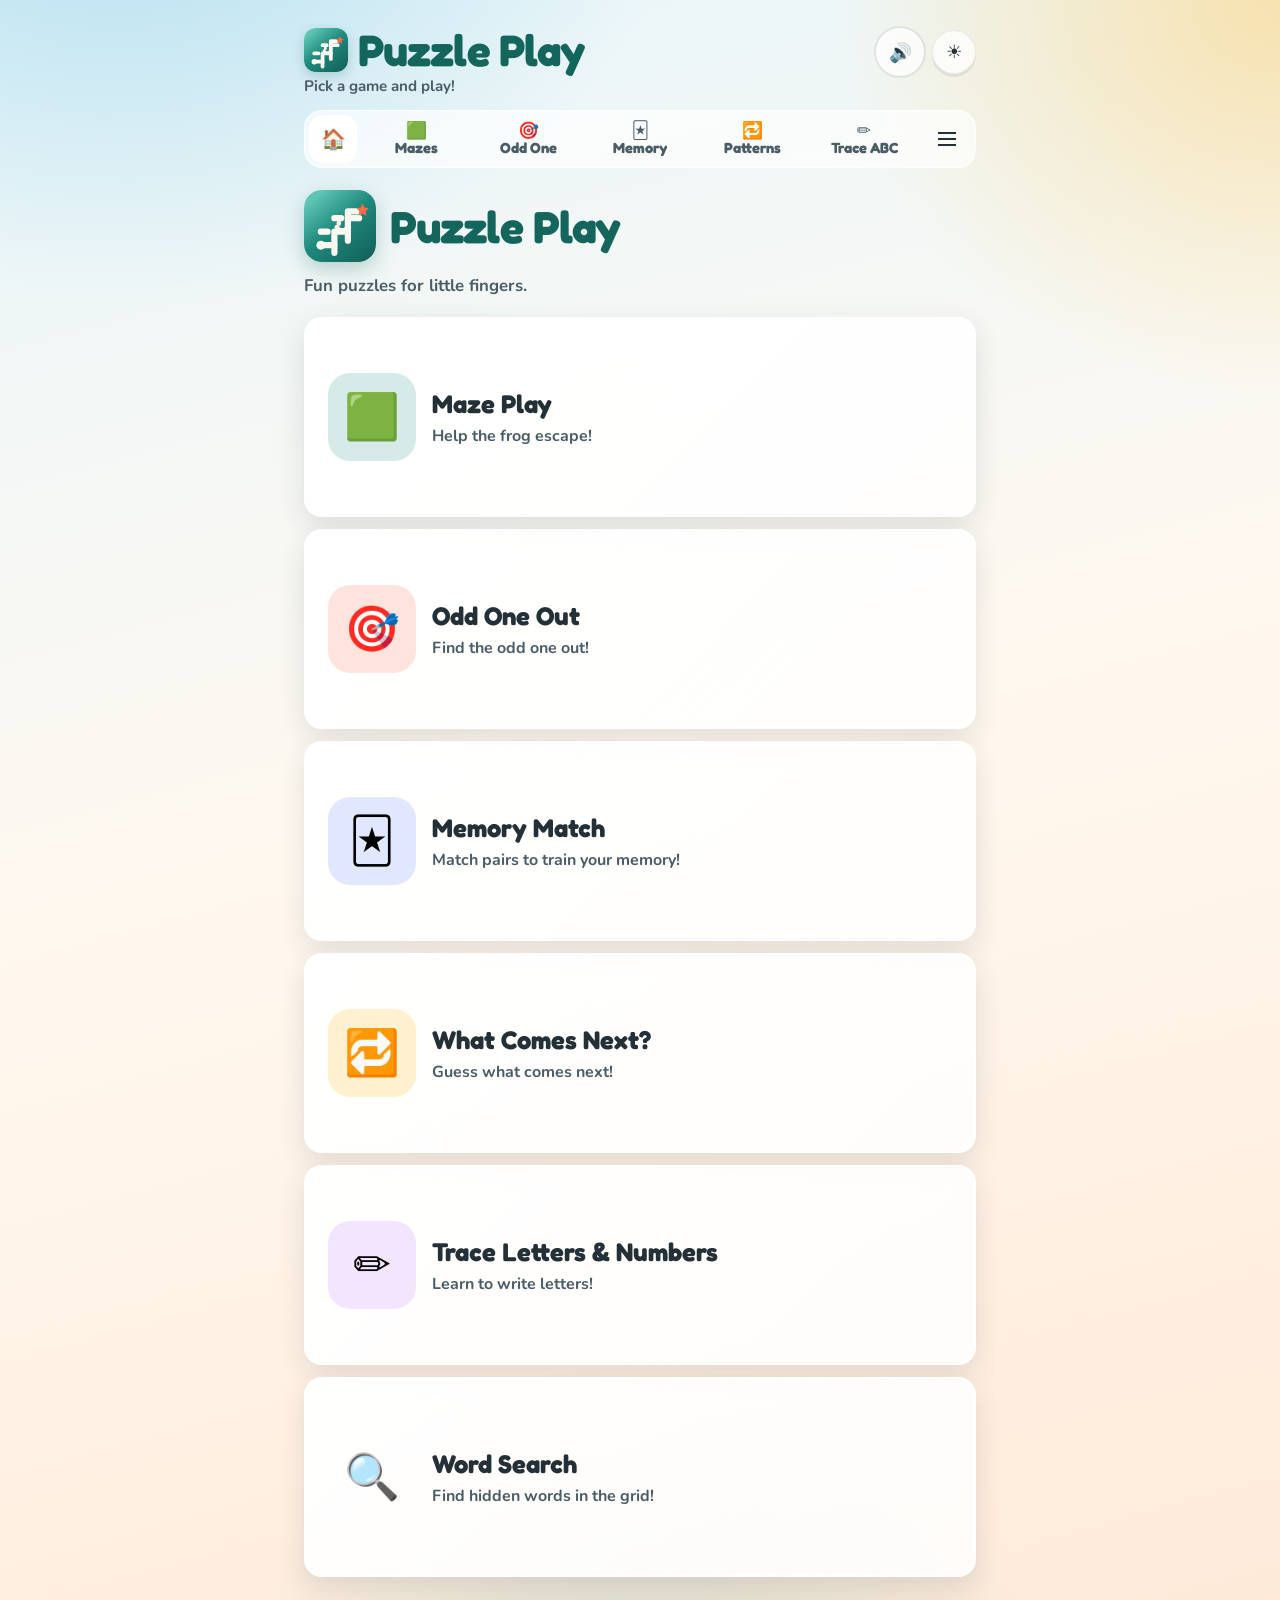
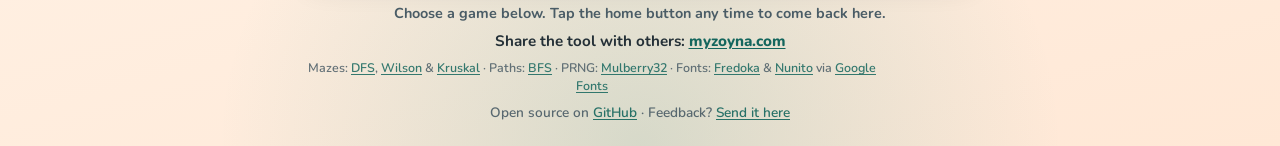
<file: index.html>
<!DOCTYPE html>
<html lang="en" data-theme="light">
  <head>
    <meta charset="UTF-8" />
    <meta name="viewport" content="width=device-width, initial-scale=1, viewport-fit=cover" />
    <meta name="description" content="Kid-friendly puzzle games: mazes, tracing, memory, and word search!" />
    <meta name="theme-color" content="#2a9d8f" />
    <meta name="apple-mobile-web-app-capable" content="yes" />
    <meta name="mobile-web-app-capable" content="yes" />
    <link rel="manifest" href="manifest.json" />
    <link rel="icon" href="assets/favicon.svg" type="image/svg+xml" />
    <link rel="icon" href="assets/favicon.ico" sizes="any" />
    <link rel="apple-touch-icon" href="assets/apple-touch-icon.png" />
    <meta property="og:title" content="Puzzle Play" />
    <meta property="og:description" content="Kid-friendly puzzle games: mazes, tracing, memory, and word search!" />
    <meta property="og:image" content="assets/icon-512.png" />
    <title>Puzzle Play: Mazes, Dots & More</title>
    <script>
      /* Set <base> before CSS/JS so /connect and /trace still load assets. */
      (function () {
        var games = { maze: 1, mazes: 1, connect: 1, dots: 1, trace: 1, memory: 1, match: 1, search: 1, words: 1, pattern: 1, odd: 1 };
        var parts = location.pathname.split("/").filter(Boolean);
        var isGhProject = /\.github\.io$/i.test(location.hostname) && parts.length >= 1;
        var base;
        if (isGhProject) {
          base = "/" + parts[0] + "/";
        } else {
          var copy = parts.slice();
          if (copy.length && games[copy[copy.length - 1]]) copy.pop();
          else if (copy.length && /\.html?$/i.test(copy[copy.length - 1])) copy.pop();
          base = copy.length ? "/" + copy.join("/") + "/" : "/";
        }
        window.__PUZZLE_BASE__ = base;
        var el = document.createElement("base");
        el.href = base;
        document.head.insertBefore(el, document.head.firstChild);
      })();
    </script>
    <link rel="preconnect" href="https://fonts.googleapis.com" />
    <link rel="preconnect" href="https://fonts.gstatic.com" crossorigin />
    <link
      href="https://fonts.googleapis.com/css2?family=Fredoka:wght@400;600;700&family=Nunito:wght@500;700;800&display=swap"
      rel="stylesheet"
    />
    <link rel="stylesheet" href="css/styles.css" />
    <link rel="stylesheet" href="css/dots.css" />
    <link rel="stylesheet" href="css/trace.css" />
    <link rel="stylesheet" href="css/memory.css?v=12" />
    <link rel="stylesheet" href="css/search.css" />
    <link rel="stylesheet" href="css/pattern.css" />
    <link rel="stylesheet" href="css/odd.css" />
    <script>
      (function () {
        try {
          var t = localStorage.getItem("maze-theme");
          if (t === "dark") document.documentElement.setAttribute("data-theme", "dark");
        } catch (e) {}
      })();
    </script>
  </head>
  <body>
    <div class="app">
      <header class="top-bar">
        <button type="button" class="brand-block" id="brand-home" aria-label="Puzzle Play home">
          <div class="brand-row">
            <img class="brand-mark" src="assets/logo-mark.svg" width="44" height="44" alt="" />
            <p id="hub-brand" class="brand">Puzzle Play</p>
          </div>
          <p id="hub-tagline" class="tagline">Pick a game and play!</p>
        </button>
        <div class="top-bar-actions">
          <p id="brand-date" class="daily-chip" hidden></p>
          <p id="dots-daily-chip" class="daily-chip" hidden></p>
          <p id="memory-daily-chip" class="daily-chip" hidden></p>
          <p id="search-daily-chip" class="daily-chip" hidden></p>
          <button type="button" id="sound-toggle" class="sound-toggle" aria-pressed="true" aria-label="Mute sound" title="Sound on">🔊</button>
          <label class="theme-swap" aria-label="Toggle light or dark theme" title="Light / dark">
            <input type="checkbox" id="theme-toggle" checked />
            <span class="theme-icon theme-icon-sun" aria-hidden="true">☀</span>
            <span class="theme-icon theme-icon-moon" aria-hidden="true">☾</span>
          </label>
        </div>
      </header>

      <nav class="game-nav" id="game-nav" aria-label="Games">
        <button type="button" class="nav-home" id="nav-home" aria-label="Home: Puzzle Play" title="Home">
          <span aria-hidden="true">🏠</span>
        </button>
        <div class="game-nav-primary" id="game-nav-primary"></div>
        <button
          type="button"
          class="game-nav-more"
          id="game-nav-more"
          hidden
          aria-label="More games"
          aria-haspopup="true"
          aria-expanded="false"
          aria-controls="game-nav-menu"
          title="More games"
        >
          <span class="game-nav-more-icon" aria-hidden="true"></span>
        </button>
        <div class="game-nav-menu" id="game-nav-menu" hidden role="menu"></div>
      </nav>

      <!-- Landing -->
      <div id="game-home" class="game-panel landing-panel">
        <section class="landing" aria-label="Choose a game">
          <div class="landing-brand">
            <img class="landing-mark" src="assets/logo-mark.svg" width="72" height="72" alt="" />
            <h1 class="landing-title">Puzzle Play</h1>
          </div>
          <p class="landing-lead">Fun puzzles for little fingers.</p>
          <div id="landing-cards" class="landing-cards"></div>
        </section>
      </div>

      <!-- Mazes -->
      <div id="game-mazes" class="game-panel" hidden>
        <main class="main">
          <section class="maze-panel" aria-label="Maze">
            <div id="maze-stage" class="maze-stage" tabindex="0"></div>
            <button type="button" id="btn-maze-undo" class="maze-undo-btn" hidden aria-label="Undo last step">↩ Undo</button>
            <p id="record-banner" class="record-banner" hidden>New Record!</p>
            <div id="maze-celebrate" class="celebrate-overlay" hidden aria-hidden="true" role="dialog" aria-label="Puzzle complete">
              <span class="celebrate-emoji" aria-hidden="true">🐸</span>
              <p class="celebrate-title">You did it!</p>
              <p class="celebrate-detail"></p>
              <div class="celebrate-actions">
                <button type="button" class="btn btn-secondary" data-celebrate-again>Play Again</button>
                <button type="button" class="btn btn-primary" data-celebrate-new>New Maze</button>
              </div>
            </div>
          </section>

          <section class="primary-actions" aria-label="Main actions">
            <button type="button" id="btn-new" class="btn btn-primary">New Maze</button>
            <button type="button" id="btn-clear" class="btn btn-secondary">Clear Path</button>
            <button type="button" id="btn-daily" class="btn btn-secondary">Daily Maze</button>
          </section>

          <section class="quick-controls" aria-label="Maze difficulty">
            <div class="control-block">
              <p class="control-label">Difficulty <span id="size-kid-label" class="size-kid-label">Getting bigger!</span></p>
              <div id="maze-diff-presets" class="diff-presets" role="group" aria-label="Maze size"></div>
            </div>
            <div class="control-block detour-block">
              <p class="control-label">Style</p>
              <div id="detour-buttons" class="detour-buttons" role="group" aria-label="Maze style">
                <button type="button" class="detour-btn" data-detour="0" aria-pressed="false">Simple</button>
                <button type="button" class="detour-btn" data-detour="1" aria-pressed="true">Lots of paths</button>
                <button type="button" class="detour-btn" data-detour="2" aria-pressed="false">Tricky dead ends</button>
                <button type="button" class="detour-btn" data-detour="3" aria-pressed="false">Very tricky</button>
                <button type="button" class="detour-btn" data-detour="4" aria-pressed="false">Confusing paths</button>
              </div>
            </div>
          </section>

          <section class="toolbar" aria-label="Controls">
            <div class="control-block size-block">
              <label for="size-range" class="control-label">
                Size
                <span id="size-value" class="size-value">8×8</span>
                <span id="difficulty-label" class="difficulty" data-level="medium">Medium</span>
              </label>
              <input
                id="size-range"
                class="size-range"
                type="range"
                min="4"
                max="20"
                value="8"
                step="1"
              />
            </div>

            <div class="btn-row">
              <button type="button" id="btn-hint" class="btn btn-ghost">Show Hint</button>
              <button type="button" id="btn-solution" class="btn btn-ghost" aria-pressed="false">
                Show Solution
              </button>
            </div>

            <div class="btn-row">
              <button type="button" id="btn-icons" class="btn btn-ghost">Icons</button>
              <button type="button" id="btn-share" class="btn btn-ghost">Share</button>
              <button type="button" id="btn-print" class="btn btn-ghost">Print</button>
            </div>

            <div class="timer-row">
              <label class="toggle">
                <input type="checkbox" id="timer-toggle" />
                <span>Show timer</span>
              </label>
              <span id="timer-display" class="timer-display" hidden>0:00</span>
              <span id="best-display" class="best-display" hidden>Best: -</span>
            </div>
          </section>


            <div class="control-block">
              <p class="control-label">Story (optional)</p>
              <div id="maze-story-themes" class="category-buttons" role="group" aria-label="Story theme"></div>
            </div>
            <div class="timer-row">
              <label class="toggle">
                <input type="checkbox" id="maze-littles-mode" />
                <span>Littles mode (longer hints)</span>
              </label>
            </div>

          <details class="parent-tips">
            <summary>For parents: how to help</summary>
            <div class="parent-tips-body">
              <p>Start with Easy (tiny maze). Let them try before showing hints.</p>
              <p>Talk about the path: “Which way should the frog go?”</p>
              <p>Drag backward to undo: let them discover this on their own.</p>
              <p>If mazes feel easy, try Style → <strong>Confusing paths</strong> (loops + tricky starts) before just making the grid bigger.</p>
              <p>Daily Maze is a nice shared ritual; print worksheets for trips.</p>
            </div>
          </details>
        </main>
      </div>

      <!-- Connect the Dots -->
      <div id="game-dots" class="game-panel" hidden>
        <main class="main">
          <section class="dots-panel" aria-label="Connect the dots puzzle">
            <p id="dots-status" class="dots-status">Tap the glowing dot to start</p>
            <div id="dots-stage" class="dots-stage"></div>
            <p id="dots-complete-banner" class="dots-complete-banner" hidden>
              <span class="dots-complete-title">Picture revealed!</span>
              <span id="dots-complete-time"></span>
              <span id="dots-complete-best" class="dots-complete-best"></span>
            </p>
            <div id="dots-celebrate" class="celebrate-overlay" hidden aria-hidden="true" role="dialog" aria-label="Puzzle complete">
              <span class="celebrate-emoji" aria-hidden="true">🎉</span>
              <p class="celebrate-title">Picture revealed!</p>
              <p class="celebrate-detail"></p>
              <div class="celebrate-actions">
                <button type="button" class="btn btn-secondary" data-celebrate-again>Play Again</button>
                <button type="button" class="btn btn-primary" data-celebrate-new>New Picture</button>
              </div>
            </div>
          </section>

          <section class="primary-actions" aria-label="Dots actions">
            <button type="button" id="dots-btn-new" class="btn btn-primary">New Picture</button>
            <button type="button" id="dots-btn-reset" class="btn btn-secondary">Start Over</button>
            <button type="button" id="dots-btn-daily" class="btn btn-secondary">Daily Puzzle</button>
          </section>

          <section class="quick-controls" aria-label="Dots options">
            <div class="control-block">
              <p class="control-label">Category</p>
              <div id="dots-categories" class="category-buttons" role="group" aria-label="Picture category"></div>
            </div>
            <div class="control-block">
              <p class="control-label">Difficulty</p>
              <div id="dots-difficulty" class="diff-buttons" role="group" aria-label="Difficulty">
                <button type="button" class="diff-btn" data-diff="easy" aria-pressed="false">Easy</button>
                <button type="button" class="diff-btn is-active" data-diff="medium" aria-pressed="true">Medium</button>
                <button type="button" class="diff-btn" data-diff="hard" aria-pressed="false">Hard</button>
              </div>
            </div>
          </section>

          <section class="toolbar" aria-label="Dots controls">
            <div class="control-block control-row">
              <label class="control-label" for="dots-label-type">Labels</label>
              <select id="dots-label-type" class="dots-select">
                <option value="numbers">Numbers (1, 2, 3…)</option>
                <option value="letters">Letters (A, B, C…)</option>
                <option value="skip">Skip counting (2, 4, 6…)</option>
              </select>
            </div>

            <div class="control-block">
              <p class="control-label">Line style</p>
              <div id="dots-line-style" class="diff-buttons" role="group" aria-label="Line style">
                <button type="button" class="diff-btn is-active" data-line="straight" aria-pressed="true">Straight</button>
                <button type="button" class="diff-btn" data-line="curved" aria-pressed="false">Curved</button>
                <button type="button" class="diff-btn" data-line="rainbow" aria-pressed="false">Rainbow</button>
              </div>
            </div>

            <div class="btn-row">
              <button type="button" id="dots-btn-hint" class="btn btn-ghost">Show Hint</button>
              <button type="button" id="dots-btn-share" class="btn btn-ghost">Share</button>
              <button type="button" id="dots-btn-print" class="btn btn-ghost">Print</button>
            </div>

            <div class="timer-row">
              <label class="toggle">
                <input type="checkbox" id="dots-timer-toggle" />
                <span>Show timer</span>
              </label>
              <label class="toggle">
                <input type="checkbox" id="dots-auto-hint" checked />
                <span>Auto-hint</span>
              </label>
              <span id="dots-timer-display" class="timer-display" hidden>0:00</span>
              <span id="dots-best-display" class="best-display" hidden>Best: -</span>
            </div>
          </section>

          <details class="parent-tips">
            <summary>For parents: how to help</summary>
            <div class="parent-tips-body">
              <p>Easy mode has bigger dots for little fingers.</p>
              <p>Use Numbers for counting practice, Letters for ABC practice, Skip Counting for math.</p>
              <p>Auto-hint gently pulses the next dot if they get stuck: leave it on for younger kids.</p>
              <p>The picture stays hidden until the last connection. That’s the big reveal!</p>
            </div>
          </details>
        </main>
      </div>

      <!-- Trace -->
      <div id="game-trace" class="game-panel" hidden>
        <main class="main">
          <section class="trace-panel" aria-label="Trace letters and numbers">
            <p id="trace-daily-chip" class="trace-daily-chip" hidden>Daily glyph</p>
            <div id="trace-stage" class="trace-stage"></div>
            <p id="trace-coach" class="trace-coach" aria-live="polite"></p>
            <p id="trace-word-progress" class="trace-word-progress" hidden aria-live="polite"></p>
            <p id="trace-status" class="trace-status">Pick a letter to trace</p>
            <p id="trace-progress" class="trace-progress" aria-live="polite"></p>
            <p id="trace-complete-banner" class="trace-complete-banner" hidden>Great tracing!</p>
            <div id="trace-celebrate" class="celebrate-overlay" hidden aria-hidden="true" role="dialog" aria-label="Tracing complete">
              <span class="celebrate-emoji" aria-hidden="true">✏️</span>
              <p class="celebrate-title">Great tracing!</p>
              <p class="celebrate-detail"></p>
              <div class="celebrate-actions">
                <button type="button" class="btn btn-secondary" data-celebrate-again>Try Again</button>
                <button type="button" class="btn btn-primary" data-celebrate-new>Next Letter</button>
              </div>
            </div>

            <details class="trace-parent-tips" id="trace-parent-tips">
              <summary>For parents: how to help</summary>
              <div class="trace-parent-tips-body">
                <p class="trace-parent-glyph-label" id="trace-parent-glyph-label"></p>
                <ol class="trace-parent-steps" id="trace-parent-steps"></ol>
                <p class="trace-parent-coach" id="trace-parent-coach"></p>
                <p class="trace-parent-encourage" id="trace-parent-encourage"></p>
                <p class="trace-parent-credit">
                  Stroke ideas follow common manuscript teaching (pull down, slide right, circle)
                  used in programs like Zaner-Bloser, written here in plain language for little kids.
                </p>
              </div>
            </details>
          </section>

          <section class="primary-actions" aria-label="Trace actions">
            <button type="button" id="trace-btn-prev" class="btn btn-secondary">← Previous</button>
            <button type="button" id="trace-btn-next" class="btn btn-primary">Next →</button>
            <button type="button" id="trace-btn-new" class="btn btn-secondary">Random</button>
            <button type="button" id="trace-btn-reset" class="btn btn-secondary">Start Over</button>
            <button type="button" id="trace-btn-daily" class="btn btn-secondary">Daily Glyph</button>
          </section>

          <section class="quick-controls" aria-label="Trace options">
            <div class="control-block">
              <p class="control-label">Type</p>
              <div id="trace-kind" class="diff-buttons" role="group" aria-label="Letters, numbers, or words">
                <button type="button" class="diff-btn is-active" data-kind="letter" aria-pressed="true">Letters</button>
                <button type="button" class="diff-btn" data-kind="number" aria-pressed="false">Numbers</button>
                <button type="button" class="diff-btn" data-kind="word" aria-pressed="false">Words</button>
              </div>
            </div>
            <div class="control-block" id="trace-case-block">
              <p class="control-label">Case</p>
              <div id="trace-case" class="diff-buttons" role="group" aria-label="Uppercase or lowercase">
                <button type="button" class="diff-btn is-active" data-case="upper" aria-pressed="true">ABC</button>
                <button type="button" class="diff-btn" data-case="lower" aria-pressed="false">abc</button>
              </div>
            </div>
            <div class="control-block">
              <p class="control-label">Guides</p>
              <div id="trace-difficulty" class="diff-buttons" role="group" aria-label="Guide difficulty">
                <button type="button" class="diff-btn is-active" data-diff="easy" aria-pressed="true">Easy</button>
                <button type="button" class="diff-btn" data-diff="medium" aria-pressed="false">Medium</button>
                <button type="button" class="diff-btn" data-diff="hard" aria-pressed="false">Hard</button>
              </div>
            </div>
          </section>

          <section class="toolbar" aria-label="Trace controls">
            <div class="control-block">
              <button type="button" id="trace-picker-toggle" class="btn btn-ghost btn-block" aria-expanded="false">
                Pick a letter
              </button>
              <div id="trace-picker" class="trace-picker is-collapsed" role="group" aria-label="Glyph picker" hidden></div>
            </div>

            <div class="control-block trace-options">
              <label class="toggle">
                <input type="checkbox" id="trace-show-arrows" checked />
                <span>Arrows</span>
              </label>
              <label class="toggle">
                <input type="checkbox" id="trace-show-numbers" checked />
                <span>Stroke numbers</span>
              </label>
              <label class="toggle">
                <input type="checkbox" id="trace-show-lines" checked />
                <span>Handwriting lines</span>
              </label>
            </div>

            <div class="btn-row">
              <button type="button" id="trace-btn-share" class="btn btn-ghost">Share</button>
              <button type="button" id="trace-btn-print" class="btn btn-ghost">Print</button>
            </div>
          </section>
        </main>
      </div>

      <!-- Memory Match -->
      <div id="game-memory" class="game-panel" hidden>
        <main class="main">
          <section class="memory-panel" aria-label="Memory match">
            <p id="memory-status" class="memory-status">Tap a green card to flip it!</p>
            <div class="memory-stats" aria-live="polite">
              <span id="memory-flips">Flips: 0</span>
              <span id="memory-timer-display" class="timer-display" hidden>0:00</span>
              <span id="memory-best-display" class="best-display">Best: -</span>
            </div>
            <div id="memory-stage" class="memory-stage"></div>
            <p id="memory-float" class="memory-float" hidden>Nice!</p>
            <p id="memory-live" class="memory-live" aria-live="assertive"></p>
            <div id="memory-celebrate" class="celebrate-overlay" hidden aria-hidden="true" role="dialog" aria-label="Puzzle complete">
              <span class="celebrate-emoji" aria-hidden="true">🃏</span>
              <p class="celebrate-title">You found them all!</p>
              <p class="celebrate-detail"></p>
              <div class="celebrate-actions">
                <button type="button" class="btn btn-secondary" data-celebrate-again>Play Again</button>
                <button type="button" class="btn btn-primary" data-celebrate-new>New Game</button>
              </div>
            </div>
          </section>

          <section class="primary-actions" aria-label="Memory actions">
            <button type="button" id="memory-btn-new" class="btn btn-primary">New Game</button>
            <button type="button" id="memory-btn-reset" class="btn btn-secondary">Restart</button>
            <button type="button" id="memory-btn-daily" class="btn btn-secondary">Daily Match</button>
          </section>

          <section class="quick-controls" aria-label="Memory options">
            <div class="control-block">
              <p class="control-label">Theme</p>
              <div id="memory-categories" class="category-buttons" role="group" aria-label="Card theme"></div>
            </div>
            <div class="control-block">
              <p class="control-label">Difficulty</p>
              <div id="memory-difficulty" class="diff-buttons" role="group" aria-label="Difficulty" style="grid-template-columns: repeat(4, minmax(0, 1fr));">
                <button type="button" class="diff-btn" data-diff="easy" aria-pressed="false">Easy</button>
                <button type="button" class="diff-btn is-active" data-diff="medium" aria-pressed="true">Medium</button>
                <button type="button" class="diff-btn" data-diff="hard" aria-pressed="false">Hard</button>
                <button type="button" class="diff-btn" data-diff="expert" aria-pressed="false">Expert</button>
              </div>
            </div>
          </section>

          <section class="toolbar" aria-label="Memory controls">
            <div class="btn-row">
              <button type="button" id="memory-btn-share" class="btn btn-ghost">Share</button>
              <button type="button" id="memory-btn-print" class="btn btn-ghost">Print</button>
            </div>
            <div class="timer-row">
              <label class="toggle">
                <input type="checkbox" id="memory-peek-toggle" />
                <span>Peek at start (littles)</span>
              </label>
              <label class="toggle">
                <input type="checkbox" id="memory-timer-toggle" />
                <span>Show timer</span>
              </label>
            </div>
          </section>

          <details class="parent-tips">
            <summary>For parents: how to help</summary>
            <div class="parent-tips-body">
              <p>Start with Easy (2×2, just 4 cards). Perfect for ages 2–3.</p>
              <p>Animals and Colors themes work best for little ones who can’t read yet.</p>
              <p>Let them take their time: memory improves with repetition, not speed.</p>
              <p>The star rating is always encouraging: everyone gets at least one star.</p>
              <p>Daily Match is a nice 2-minute morning routine.</p>
            </div>
          </details>
        </main>
      </div>

      <!-- Word Search -->
      <div id="game-search" class="game-panel" hidden>
        <main class="main">
          <section class="search-panel" aria-label="Word search puzzle">
            <p id="search-status" class="search-status">Find the hidden words</p>
            <div id="search-preview" class="search-preview" aria-label="Words to find"></div>
            <div id="search-stage" class="search-stage"></div>
            <div id="search-word-list" hidden></div>
            <p id="search-found-toast" class="search-found-toast" hidden></p>
            <div id="search-celebrate" class="celebrate-overlay" hidden aria-hidden="true" role="dialog" aria-label="Puzzle complete">
              <span class="celebrate-emoji" aria-hidden="true">🔍</span>
              <p class="celebrate-title">You found them all!</p>
              <p class="celebrate-detail"></p>
              <div class="celebrate-actions">
                <button type="button" class="btn btn-secondary" data-celebrate-again>Play Again</button>
                <button type="button" class="btn btn-primary" data-celebrate-new>New Puzzle</button>
              </div>
            </div>
          </section>

          <section class="primary-actions" aria-label="Word search actions">
            <button type="button" id="search-btn-new" class="btn btn-primary">New Puzzle</button>
            <button type="button" id="search-btn-reset" class="btn btn-secondary">Restart</button>
            <button type="button" id="search-btn-daily" class="btn btn-secondary">Daily Puzzle</button>
          </section>

          <section class="quick-controls" aria-label="Word search options">
            <div class="control-block">
              <p class="control-label">Category</p>
              <div id="search-categories" class="category-buttons" role="group" aria-label="Word category"></div>
            </div>
            <div class="control-block">
              <p class="control-label">Difficulty</p>
              <div id="search-difficulty" class="diff-buttons" role="group" aria-label="Difficulty">
                <button type="button" class="diff-btn is-active" data-diff="easy" aria-pressed="true">Easy</button>
                <button type="button" class="diff-btn" data-diff="medium" aria-pressed="false">Medium</button>
                <button type="button" class="diff-btn" data-diff="hard" aria-pressed="false">Hard</button>
              </div>
            </div>
          </section>

          <section class="toolbar" aria-label="Word search controls">
            <div class="btn-row">
              <button type="button" id="search-btn-show" class="btn btn-ghost" aria-pressed="false">Show All</button>
              <button type="button" id="search-btn-share" class="btn btn-ghost">Share</button>
              <button type="button" id="search-btn-print" class="btn btn-ghost">Print</button>
            </div>
            <div class="timer-row">
              <label class="toggle">
                <input type="checkbox" id="search-pictures-toggle" checked />
                <span>Picture clues</span>
              </label>
              <label class="toggle">
                <input type="checkbox" id="search-timer-toggle" />
                <span>Show timer</span>
              </label>
              <span id="search-timer-display" class="timer-display" hidden>0:00</span>
            </div>
          </section>

          <details class="parent-tips">
            <summary>For parents: how to help</summary>
            <div class="parent-tips-body">
              <p>Easy mode uses short 3–4 letter words in a small grid — great for early readers.</p>
              <p>Picture clues next to each word help kids connect letters to meaning.</p>
              <p>Drag across letters to select — show them once, they’ll get it.</p>
              <p>Print worksheets for quiet time, road trips, or waiting rooms.</p>
              <p>Skip Counting on Connect the Dots pairs well with Word Search for a short learning session.</p>
            </div>
          </details>
        </main>
      </div>


      <!-- What Comes Next (Patterns) -->
      <div id="game-pattern" class="game-panel" hidden>
        <main class="main">
          <section class="pattern-panel" aria-label="Pattern puzzle">
            <p id="pattern-status" class="pattern-status">What comes next in the pattern?</p>
            <p id="pattern-score" class="pattern-score">0 puzzles done</p>
            <div id="pattern-stage" class="pattern-stage"></div>
            <p class="pattern-pick-label" id="pattern-pick-label">Pick one below</p>
            <div id="pattern-choices" class="pattern-choices" role="group" aria-label="Answer choices"></div>
            <div id="pattern-celebrate" class="celebrate-overlay" hidden aria-hidden="true" role="status" aria-label="Pattern milestone">
              <span class="celebrate-emoji" aria-hidden="true">🔁</span>
              <p class="celebrate-title">Pattern pro!</p>
              <p class="celebrate-detail"></p>
              <div class="celebrate-actions">
                <button type="button" class="btn btn-secondary" data-celebrate-again>Play Again</button>
                <button type="button" class="btn btn-primary" data-celebrate-new>New Patterns</button>
              </div>
            </div>
          </section>
        </main>
      </div>

      <!-- Odd One Out -->
      <div id="game-odd" class="game-panel" hidden>
        <main class="main">
          <section class="odd-panel" aria-label="Odd one out puzzle">
            <p id="odd-status" class="odd-status">Tap the one that does not belong</p>
            <p id="odd-score" class="odd-score">0 puzzles done</p>
            <div id="odd-stage" class="odd-stage" role="group" aria-label="Odd one out choices"></div>
            <div id="odd-celebrate" class="celebrate-overlay" hidden aria-hidden="true" role="status" aria-label="Odd one out milestone">
              <span class="celebrate-emoji" aria-hidden="true">🎯</span>
              <p class="celebrate-title">Sharp eyes!</p>
              <p class="celebrate-detail"></p>
              <div class="celebrate-actions">
                <button type="button" class="btn btn-secondary" data-celebrate-again>Play Again</button>
                <button type="button" class="btn btn-primary" data-celebrate-new>New Game</button>
              </div>
            </div>
          </section>
        </main>
      </div>

      <footer class="footer">
        <p class="footer-howto" id="footer-howto">Choose a game above. Tap the home button any time to come back here.</p>
        <p class="footer-share">
          Share the tool with others:
          <a
            id="share-shortlink"
            href="https://myzoyna.com/"
            data-share-url="https://myzoyna.com/"
            >myzoyna.com</a
          >
        </p>
        <p class="footer-credits">
          Mazes:
          <a href="https://en.wikipedia.org/wiki/Maze_generation_algorithm#Recursive_backtracker" target="_blank" rel="noopener noreferrer">DFS</a>,
          <a href="https://en.wikipedia.org/wiki/Maze_generation_algorithm#Wilson's_algorithm" target="_blank" rel="noopener noreferrer">Wilson</a>
          &amp;
          <a href="https://en.wikipedia.org/wiki/Kruskal's_algorithm" target="_blank" rel="noopener noreferrer">Kruskal</a>
          · Paths:
          <a href="https://en.wikipedia.org/wiki/Breadth-first_search" target="_blank" rel="noopener noreferrer">BFS</a>
          · PRNG:
          <a href="https://en.wikipedia.org/wiki/Mulberry32" target="_blank" rel="noopener noreferrer">Mulberry32</a>
          · Fonts:
          <a href="https://fonts.google.com/specimen/Fredoka" target="_blank" rel="noopener noreferrer">Fredoka</a>
          &amp;
          <a href="https://fonts.google.com/specimen/Nunito" target="_blank" rel="noopener noreferrer">Nunito</a>
          via
          <a href="https://fonts.google.com/" target="_blank" rel="noopener noreferrer">Google Fonts</a>
        </p>
        <p class="footer-meta">
          Open source on
          <a href="https://github.com/meetashok/maze" target="_blank" rel="noopener noreferrer">GitHub</a>
          · Feedback?
          <a href="mailto:ashok.iitb@gmail.com?subject=Maze%20Play%20feedback">Send it here</a>
        </p>
      </footer>
    </div>

    <!-- Icon picker -->
    <div id="icon-modal" class="modal" hidden aria-hidden="true" role="dialog" aria-labelledby="icon-modal-title">
      <div class="modal-card">
        <header class="modal-header">
          <h2 id="icon-modal-title">Pick icons</h2>
          <button type="button" id="icon-modal-close" class="btn btn-icon" aria-label="Close">×</button>
        </header>
        <div id="icon-grid" class="icon-grid"></div>
      </div>
    </div>

    <!-- Print options -->
    <div id="print-modal" class="modal" hidden aria-hidden="true" role="dialog" aria-labelledby="print-modal-title">
      <div class="modal-card modal-card-wide">
        <header class="modal-header">
          <h2 id="print-modal-title">Print maze</h2>
          <button type="button" id="print-modal-close" class="btn btn-icon" aria-label="Close">×</button>
        </header>

        <div class="print-mode-tabs" role="tablist" aria-label="Print mode">
          <button type="button" class="print-mode-tab is-active" data-print-mode="quick" role="tab" aria-selected="true">
            Quick
          </button>
          <button type="button" class="print-mode-tab" data-print-mode="bulk" role="tab" aria-selected="false">
            Bulk
          </button>
        </div>

        <fieldset class="print-fieldset">
          <legend>Solution</legend>
          <label class="radio">
            <input type="radio" name="print-solution" value="no" checked />
            Without solution
          </label>
          <label class="radio">
            <input type="radio" name="print-solution" value="yes" />
            With solution
          </label>
        </fieldset>

        <div id="print-panel-quick" class="print-panel">
          <fieldset class="print-fieldset">
            <legend>Layout</legend>
            <label class="radio">
              <input type="radio" name="print-layout" value="single" checked />
              One large maze
            </label>
            <label class="radio">
              <input type="radio" name="print-layout" value="4" />
              Worksheet: 4 mazes (2×2)
            </label>
            <label class="radio">
              <input type="radio" name="print-layout" value="6" />
              Worksheet: 6 mazes (2×3)
            </label>
          </fieldset>
        </div>


          <div class="control-block" style="margin-top:10px">
            <p class="control-label">Difficulty packs (optional)</p>
            <div id="print-pack-presets" class="diff-buttons" role="group" aria-label="Print difficulty packs">
              <button type="button" class="diff-btn" data-pack="easy">Easy pack</button>
              <button type="button" class="diff-btn" data-pack="medium">Medium pack</button>
              <button type="button" class="diff-btn" data-pack="hard">Hard pack</button>
            </div>
            <p class="print-bulk-help">Fills Bulk with 5 mazes at that size, then switch to Bulk to print.</p>
          </div>

        <div id="print-panel-bulk" class="print-panel" hidden>
          <p class="print-bulk-help">Add grid sizes and how many of each. Every maze prints on its own page.</p>
          <div id="bulk-rows" class="bulk-rows" aria-live="polite"></div>
          <button type="button" id="bulk-add-row" class="btn btn-secondary btn-block">Add grid size</button>
          <p id="bulk-total" class="bulk-total">Total pages: 1</p>
        </div>

        <button type="button" id="print-go" class="btn btn-primary btn-block">Print</button>
      </div>
    </div>

    <!-- Dots print options -->
    <div id="dots-print-modal" class="modal" hidden aria-hidden="true" role="dialog" aria-labelledby="dots-print-modal-title">
      <div class="modal-card modal-card-wide">
        <header class="modal-header">
          <h2 id="dots-print-modal-title">Print connect-the-dots</h2>
          <button type="button" id="dots-print-modal-close" class="btn btn-icon" aria-label="Close">×</button>
        </header>

        <fieldset class="print-fieldset">
          <legend>Layout</legend>
          <label class="radio">
            <input type="radio" name="dots-print-layout" value="single" checked />
            One puzzle (big dots)
          </label>
          <label class="radio">
            <input type="radio" name="dots-print-layout" value="worksheet4" />
            Worksheet: 4 puzzles (2×2)
          </label>
          <label class="radio">
            <input type="radio" name="dots-print-layout" value="worksheet6" />
            Worksheet: 6 puzzles (2×3)
          </label>
        </fieldset>

        <fieldset class="print-fieldset">
          <legend>Content</legend>
          <label class="radio">
            <input type="radio" name="dots-print-solution" value="no" checked />
            Dots only (worksheet)
          </label>
          <label class="radio">
            <input type="radio" name="dots-print-solution" value="yes" />
            With solution lines
          </label>
          <label class="toggle print-coloring-toggle">
            <input type="checkbox" id="dots-print-coloring" />
            <span>Coloring page (outline only, after completing on screen)</span>
          </label>
        </fieldset>

        <button type="button" id="dots-print-go" class="btn btn-primary btn-block">Print</button>
      </div>
    </div>

    <!-- Trace print options -->
    <div id="trace-print-modal" class="modal" hidden aria-hidden="true" role="dialog" aria-labelledby="trace-print-modal-title">
      <div class="modal-card modal-card-wide">
        <header class="modal-header">
          <h2 id="trace-print-modal-title">Print trace worksheets</h2>
          <button type="button" id="trace-print-modal-close" class="btn btn-icon" aria-label="Close">×</button>
        </header>

        <fieldset class="print-fieldset">
          <legend>Layout</legend>
          <label class="radio">
            <input type="radio" name="trace-print-layout" value="single" checked />
            One large glyph
          </label>
          <label class="radio">
            <input type="radio" name="trace-print-layout" value="worksheet4" />
            Worksheet: 4 glyphs
          </label>
          <label class="radio">
            <input type="radio" name="trace-print-layout" value="worksheet6" />
            Worksheet: 6 glyphs
          </label>
          <label class="radio">
            <input type="radio" name="trace-print-layout" value="pack-letters" />
            Letter pack A–Z (4 per page)
          </label>
          <label class="radio">
            <input type="radio" name="trace-print-layout" value="pack-numbers" />
            Number pack 0–9
          </label>
        </fieldset>

        <button type="button" id="trace-print-go" class="btn btn-primary btn-block">Print</button>
      </div>
    </div>

    <!-- Memory print -->
    <div id="memory-print-modal" class="modal" hidden aria-hidden="true" role="dialog" aria-labelledby="memory-print-modal-title">
      <div class="modal-card">
        <header class="modal-header">
          <h2 id="memory-print-modal-title">Print memory cards</h2>
          <button type="button" id="memory-print-modal-close" class="btn btn-icon" aria-label="Close">×</button>
        </header>
        <p class="print-bulk-help">Prints a numbered card grid plus an emoji answer key you can cut out.</p>
        <button type="button" id="memory-print-go" class="btn btn-primary btn-block">Print</button>
      </div>
    </div>

    <!-- Word search print -->
    <div id="search-print-modal" class="modal" hidden aria-hidden="true" role="dialog" aria-labelledby="search-print-modal-title">
      <div class="modal-card modal-card-wide">
        <header class="modal-header">
          <h2 id="search-print-modal-title">Print word search</h2>
          <button type="button" id="search-print-modal-close" class="btn btn-icon" aria-label="Close">×</button>
        </header>
        <fieldset class="print-fieldset">
          <legend>Layout</legend>
          <label class="radio">
            <input type="radio" name="search-print-layout" value="single" checked />
            One puzzle
          </label>
          <label class="radio">
            <input type="radio" name="search-print-layout" value="batch2" />
            Worksheet: 2 puzzles
          </label>
        </fieldset>
        <fieldset class="print-fieldset">
          <legend>Answer key</legend>
          <label class="radio">
            <input type="radio" name="search-print-solution" value="no" checked />
            Puzzle only
          </label>
          <label class="radio">
            <input type="radio" name="search-print-solution" value="yes" />
            Include answer key page
          </label>
        </fieldset>
        <button type="button" id="search-print-go" class="btn btn-primary btn-block">Print</button>
      </div>
    </div>

    <div id="toast" class="toast" hidden role="status"></div>

    <!-- Print-only sheet -->
    <div id="print-sheet" class="print-sheet" hidden></div>

    <script type="module" src="js/hub.js"></script>
    <script>
      if ("serviceWorker" in navigator) {
        window.addEventListener("load", function () {
          navigator.serviceWorker.register("sw.js").then(function (reg) {
            reg.update();
          }).catch(function () {});
        });
      }
    </script>
    <script
      data-goatcounter="https://maze.goatcounter.com/count"
      async
      src="//gc.zgo.at/count.js"
    ></script>
  </body>
</html>
</file>
<file: css/styles.css>
/* Maze Play — bright, kid-friendly, mobile-first */

:root {
  color-scheme: light;
  --teal: #1f8a7e;
  --teal-deep: #14665d;
  --coral: #ff6b4a;
  --coral-deep: #e85130;
  --sun: #ffc857;
  --sky: #7ec8e3;
  --cream: #fff8ef;
  --ink: #243037;
  --ink-soft: #4a5c66;
  --wall: #1f8a7e;
  --path: #ff6b4a;
  --hint: #f4a261;
  --solution: #5c7cfa;
  --floor: #ffffff;
  --panel: rgba(255, 255, 255, 0.65);
  --panel-border: rgba(255, 255, 255, 0.8);
  --btn-secondary-bg: #fff;
  --btn-ghost-bg: rgba(255, 255, 255, 0.72);
  --btn-ghost-border: rgba(36, 48, 55, 0.08);
  --modal-bg: #fff;
  --emoji-btn-bg: #f4f7f8;
  --shadow: 0 10px 28px rgba(36, 48, 55, 0.12);
  --radius: 18px;
  --radius-sm: 12px;
  --font-display: "Fredoka", "Nunito", system-ui, sans-serif;
  --font-body: "Nunito", "Fredoka", system-ui, sans-serif;
  --touch: 48px;
  --pad: clamp(12px, 3vw, 24px);
  --page-bg:
    radial-gradient(ellipse 80% 50% at 10% -10%, rgba(126, 200, 227, 0.55), transparent 55%),
    radial-gradient(ellipse 70% 45% at 100% 0%, rgba(255, 200, 87, 0.45), transparent 50%),
    radial-gradient(ellipse 60% 40% at 50% 100%, rgba(31, 138, 126, 0.18), transparent 55%),
    linear-gradient(165deg, #e8f6fb 0%, var(--cream) 45%, #ffe8d6 100%);
}

/* Higher specificity than :root so dark vars always win on desktop & mobile */
html[data-theme="dark"] {
  color-scheme: dark;
  --teal: #3ecfbe;
  --teal-deep: #7ee0d4;
  --coral: #ff7d5e;
  --coral-deep: #ff9a82;
  --sun: #ffd36a;
  --sky: #5aa8c4;
  --cream: #142028;
  --ink: #eef4f6;
  --ink-soft: #a8b8c0;
  --wall: #3ecfbe;
  --path: #ff7d5e;
  --hint: #f4a261;
  --solution: #8aa0ff;
  --floor: #1a2830;
  --panel: rgba(20, 32, 40, 0.78);
  --panel-border: rgba(255, 255, 255, 0.08);
  --btn-secondary-bg: #1a2830;
  --btn-ghost-bg: rgba(26, 40, 48, 0.85);
  --btn-ghost-border: rgba(255, 255, 255, 0.1);
  --modal-bg: #1a2830;
  --emoji-btn-bg: #243038;
  --shadow: 0 10px 28px rgba(0, 0, 0, 0.35);
  --page-bg:
    radial-gradient(ellipse 90% 55% at 50% -15%, rgba(62, 207, 190, 0.16), transparent 55%),
    radial-gradient(ellipse 55% 40% at 100% 10%, rgba(255, 125, 94, 0.12), transparent 50%),
    radial-gradient(ellipse 50% 35% at 0% 80%, rgba(255, 211, 106, 0.08), transparent 50%),
    linear-gradient(180deg, #0a1218 0%, #142028 45%, #1a2830 100%);
}

*,
*::before,
*::after {
  box-sizing: border-box;
}

html {
  margin: 0;
  min-height: 100%;
  background-color: #e8f6fb;
  background-image: var(--page-bg);
  background-attachment: scroll;
}

html[data-theme="dark"] {
  background-color: #0a1218;
}

body {
  margin: 0;
  min-height: 100%;
  min-height: 100dvh;
  font-family: var(--font-body);
  color: var(--ink);
  background: transparent;
  -webkit-tap-highlight-color: transparent;
}

button,
input {
  font: inherit;
}

.app {
  max-width: 720px;
  margin: 0 auto;
  padding: var(--pad);
  padding-bottom: calc(var(--pad) + env(safe-area-inset-bottom, 0));
  min-height: 100dvh;
  display: flex;
  flex-direction: column;
  gap: 14px;
}

/* Brand */
.top-bar {
  display: flex;
  align-items: flex-start;
  justify-content: space-between;
  gap: 12px;
}

.top-bar-actions {
  display: flex;
  align-items: center;
  gap: 8px;
  flex-shrink: 0;
}

.brand-block {
  display: block;
  margin: 0;
  padding: 0;
  border: none;
  background: transparent;
  text-align: left;
  cursor: pointer;
  color: inherit;
  font: inherit;
  touch-action: manipulation;
  -webkit-tap-highlight-color: transparent;
}

.brand-block:focus-visible {
  outline: 3px solid rgba(31, 138, 126, 0.45);
  outline-offset: 4px;
  border-radius: 12px;
}

.brand-row {
  display: flex;
  align-items: center;
  gap: 10px;
}

.brand-mark {
  width: 44px;
  height: 44px;
  flex-shrink: 0;
  border-radius: 12px;
  box-shadow: 0 4px 12px rgba(20, 102, 93, 0.22);
}

.brand {
  margin: 0;
  font-family: var(--font-display);
  font-weight: 700;
  font-size: clamp(2rem, 8vw, 2.75rem);
  letter-spacing: -0.02em;
  line-height: 1;
  color: var(--teal-deep);
  text-shadow: 0 2px 0 rgba(255, 255, 255, 0.15);
}

[data-theme="dark"] .brand {
  text-shadow: none;
}

.tagline {
  margin: 4px 0 0;
  font-size: 0.95rem;
  font-weight: 700;
  color: var(--ink-soft);
}

.daily-chip {
  margin: 0;
  padding: 8px 12px;
  border-radius: 999px;
  background: var(--sun);
  color: #243037;
  font-weight: 800;
  font-size: 0.8rem;
  white-space: nowrap;
  box-shadow: 0 3px 0 rgba(0, 0, 0, 0.08);
}

.theme-swap {
  position: relative;
  display: inline-grid;
  place-items: center;
  width: 44px;
  height: 44px;
  border-radius: 999px;
  border: 1px solid var(--btn-ghost-border);
  background: var(--btn-ghost-bg);
  cursor: pointer;
  box-shadow: 0 3px 0 rgba(0, 0, 0, 0.08);
  user-select: none;
  flex-shrink: 0;
  z-index: 2;
}

.theme-swap input {
  position: absolute;
  inset: 0;
  opacity: 0;
  cursor: pointer;
  margin: 0;
  width: 100%;
  height: 100%;
  z-index: 1;
}

.theme-icon {
  font-size: 1.15rem;
  line-height: 1;
  grid-area: 1 / 1;
  pointer-events: none;
  transition: opacity 0.15s ease, transform 0.15s ease;
}

/* checked = light: show sun; unchecked = dark: show moon */
.theme-swap input:checked ~ .theme-icon-sun {
  opacity: 1;
  transform: rotate(0deg) scale(1);
}

.theme-swap input:checked ~ .theme-icon-moon {
  opacity: 0;
  transform: rotate(-45deg) scale(0.6);
}

.theme-swap input:not(:checked) ~ .theme-icon-sun {
  opacity: 0;
  transform: rotate(45deg) scale(0.6);
}

.theme-swap input:not(:checked) ~ .theme-icon-moon {
  opacity: 1;
  transform: rotate(0deg) scale(1);
}

.main {
  display: flex;
  flex-direction: column;
  gap: 14px;
  flex: 1;
}

/* —— Game hub nav (home + up to 5 games + More overflow) —— */
.game-nav {
  position: relative;
  display: flex;
  align-items: stretch;
  gap: 6px;
  padding: 4px;
  border-radius: var(--radius);
  background: var(--panel);
  border: 1px solid var(--panel-border);
}

.nav-home {
  flex: 0 0 auto;
  width: var(--touch);
  min-height: var(--touch);
  padding: 0;
  border: none;
  border-radius: calc(var(--radius) - 4px);
  background: transparent;
  font-size: 1.25rem;
  cursor: pointer;
  display: grid;
  place-items: center;
  touch-action: manipulation;
}

.nav-home.is-active,
.nav-home:hover {
  background: var(--floor);
}

.game-nav-primary {
  flex: 1 1 auto;
  display: grid;
  grid-template-columns: repeat(var(--game-slots, 5), minmax(0, 1fr));
  gap: 6px;
  min-width: 0;
}

.game-nav-btn {
  min-height: var(--touch);
  height: var(--touch);
  padding: 4px 4px;
  border: none;
  border-radius: calc(var(--radius) - 4px);
  background: transparent;
  color: var(--ink-soft);
  font-family: var(--font-display);
  font-size: clamp(0.68rem, 2.4vw, 0.92rem);
  font-weight: 700;
  line-height: 1.1;
  cursor: pointer;
  transition: background 0.15s, color 0.15s, box-shadow 0.15s;
  display: flex;
  flex-direction: column;
  align-items: center;
  justify-content: center;
  gap: 2px;
  touch-action: manipulation;
  overflow: hidden;
}

.game-nav-emoji {
  font-size: 1.05rem;
  line-height: 1;
}

.game-nav-label {
  display: block;
  white-space: nowrap;
  overflow: hidden;
  text-overflow: ellipsis;
  max-width: 100%;
}

.game-nav-btn.is-active,
.game-nav-btn[aria-pressed="true"] {
  background: var(--floor);
  color: var(--teal-deep);
  box-shadow: 0 2px 8px rgba(36, 48, 55, 0.1);
}

[data-theme="dark"] .game-nav-btn.is-active {
  color: #7fd9cc;
}

.game-nav-more {
  flex: 0 0 auto;
  width: var(--touch);
  min-height: var(--touch);
  padding: 0;
  border: none;
  border-radius: calc(var(--radius) - 4px);
  background: transparent;
  color: var(--ink);
  cursor: pointer;
  display: grid;
  place-items: center;
  touch-action: manipulation;
}

.game-nav-more:hover,
.game-nav-more.is-open,
.game-nav-more.is-active {
  background: var(--floor);
}

.game-nav-more-icon {
  display: block;
  width: 18px;
  height: 14px;
  background:
    linear-gradient(var(--ink), var(--ink)) 0 0 / 100% 2px no-repeat,
    linear-gradient(var(--ink), var(--ink)) 0 6px / 100% 2px no-repeat,
    linear-gradient(var(--ink), var(--ink)) 0 12px / 100% 2px no-repeat;
}

.game-nav-menu {
  position: absolute;
  top: calc(100% + 6px);
  right: 0;
  z-index: 20;
  min-width: 200px;
  padding: 6px;
  border-radius: var(--radius-sm);
  background: var(--modal-bg);
  border: 1px solid var(--panel-border);
  box-shadow: var(--shadow);
  display: flex;
  flex-direction: column;
  gap: 4px;
}

.game-nav-menu[hidden] {
  display: none !important;
}

.game-nav-menu-item {
  min-height: 44px;
  padding: 10px 12px;
  border: none;
  border-radius: 8px;
  background: transparent;
  color: var(--ink);
  font-family: var(--font-display);
  font-size: 0.95rem;
  font-weight: 700;
  text-align: left;
  cursor: pointer;
  display: flex;
  align-items: center;
  gap: 10px;
  touch-action: manipulation;
}

.game-nav-menu-item .game-nav-emoji {
  font-size: 1.15rem;
}

.game-nav-menu-item:hover,
.game-nav-menu-item.is-active {
  background: rgba(31, 138, 126, 0.12);
  color: var(--teal-deep);
}

[data-theme="dark"] .game-nav-menu-item:hover,
[data-theme="dark"] .game-nav-menu-item.is-active {
  color: #7fd9cc;
}

.sound-toggle {
  width: var(--touch);
  min-height: var(--touch);
  border: none;
  border-radius: 999px;
  background: var(--btn-ghost-bg);
  outline: 2px solid var(--btn-ghost-border);
  font-size: 1.15rem;
  cursor: pointer;
  touch-action: manipulation;
}

.game-panel[hidden] {
  display: none !important;
}

.game-panel {
  display: flex;
  flex-direction: column;
  flex: 1;
  gap: 14px;
}

/* —— Landing —— */
.landing-panel {
  gap: 18px;
}

.landing {
  display: flex;
  flex-direction: column;
  gap: 12px;
  padding: 8px 0 4px;
}

.landing-brand {
  display: flex;
  align-items: center;
  gap: 14px;
}

.landing-mark {
  width: clamp(56px, 14vw, 72px);
  height: clamp(56px, 14vw, 72px);
  flex-shrink: 0;
  border-radius: 18px;
  box-shadow: 0 8px 20px rgba(20, 102, 93, 0.25);
}

.landing-title {
  margin: 0;
  font-family: var(--font-display);
  font-size: clamp(2rem, 8vw, 2.8rem);
  font-weight: 700;
  color: var(--teal-deep);
  letter-spacing: -0.02em;
}

.landing-lead {
  margin: 0;
  font-size: 1.05rem;
  font-weight: 700;
  color: var(--ink-soft);
}

.landing-cards {
  display: flex;
  flex-direction: column;
  gap: 12px;
  margin-top: 8px;
}

.landing-card {
  display: flex;
  align-items: center;
  gap: 16px;
  min-height: 200px;
  width: 100%;
  padding: 20px 22px;
  border: none;
  border-radius: var(--radius);
  background:
    linear-gradient(135deg, rgba(255, 255, 255, 0.9), rgba(255, 255, 255, 0.55)),
    var(--panel);
  border: 2px solid var(--panel-border);
  box-shadow: var(--shadow);
  text-align: left;
  cursor: pointer;
  touch-action: manipulation;
  transition: transform 0.18s ease, box-shadow 0.18s ease;
}

html[data-theme="dark"] .landing-card {
  background:
    linear-gradient(145deg, rgba(36, 52, 62, 0.98), rgba(22, 34, 42, 0.95));
  border-color: rgba(255, 255, 255, 0.12);
  box-shadow: 0 10px 28px rgba(0, 0, 0, 0.35);
}

.landing-card:hover,
.landing-card:focus-visible {
  transform: translateY(-2px);
  box-shadow: 0 14px 32px rgba(36, 48, 55, 0.16);
  outline: none;
}

html[data-theme="dark"] .landing-card:hover,
html[data-theme="dark"] .landing-card:focus-visible {
  box-shadow: 0 14px 32px rgba(0, 0, 0, 0.45);
  border-color: rgba(62, 207, 190, 0.35);
}

.landing-card:nth-child(1) .landing-card-art { background: rgba(31, 138, 126, 0.18); }
.landing-card:nth-child(2) .landing-card-art { background: rgba(255, 107, 74, 0.18); }
.landing-card:nth-child(3) .landing-card-art { background: rgba(92, 124, 250, 0.18); }
.landing-card:nth-child(4) .landing-card-art { background: rgba(255, 200, 87, 0.28); }
.landing-card:nth-child(5) .landing-card-art { background: rgba(199, 125, 255, 0.2); }

html[data-theme="dark"] .landing-card:nth-child(1) .landing-card-art { background: rgba(62, 207, 190, 0.22); }
html[data-theme="dark"] .landing-card:nth-child(2) .landing-card-art { background: rgba(255, 125, 94, 0.22); }
html[data-theme="dark"] .landing-card:nth-child(3) .landing-card-art { background: rgba(138, 160, 255, 0.22); }
html[data-theme="dark"] .landing-card:nth-child(4) .landing-card-art { background: rgba(255, 211, 106, 0.22); }
html[data-theme="dark"] .landing-card:nth-child(5) .landing-card-art { background: rgba(199, 125, 255, 0.22); }

.landing-card-art {
  flex: 0 0 auto;
  width: 88px;
  height: 88px;
  border-radius: 22px;
  display: grid;
  place-items: center;
  font-size: 2.8rem;
}

.landing-card-body {
  display: flex;
  flex-direction: column;
  gap: 6px;
  min-width: 0;
}

.landing-card-title {
  font-family: var(--font-display);
  font-size: clamp(1.25rem, 4.5vw, 1.6rem);
  font-weight: 700;
  color: var(--ink);
}

.landing-card-blurb {
  font-size: 1rem;
  font-weight: 700;
  color: var(--ink-soft);
}

html[data-theme="dark"] .landing-card-title {
  color: #f2f7f8;
}

html[data-theme="dark"] .landing-card-blurb {
  color: #c5d2d8;
}

/* Quick controls (below puzzle so kids hit play first) */
.quick-controls {
  display: flex;
  flex-direction: column;
  gap: 12px;
  padding: 12px;
  border-radius: var(--radius);
  background: var(--panel);
  border: 1px solid var(--panel-border);
}

.diff-presets {
  display: grid;
  grid-template-columns: repeat(4, minmax(0, 1fr));
  gap: 6px;
}

.diff-preset {
  min-height: var(--touch);
  padding: 8px 4px;
  border-radius: 12px;
  border: 2px solid var(--btn-ghost-border);
  background: var(--btn-ghost-bg);
  color: var(--ink);
  font-family: var(--font-body);
  font-size: 0.78rem;
  font-weight: 800;
  cursor: pointer;
  touch-action: manipulation;
  display: flex;
  flex-direction: column;
  align-items: center;
  gap: 2px;
}

.diff-preset.is-active,
.diff-preset[aria-pressed="true"] {
  background: rgba(255, 200, 87, 0.35);
  border-color: var(--sun);
  color: #7a5600;
}

[data-theme="dark"] .diff-preset.is-active {
  color: #ffd36a;
}

.size-kid-label {
  margin-left: 6px;
  color: var(--ink-soft);
  font-weight: 700;
}

.maze-panel {
  position: relative;
}

.maze-undo-btn {
  position: absolute;
  right: 12px;
  bottom: 12px;
  z-index: 5;
  min-height: 44px;
  padding: 8px 14px;
  border-radius: 999px;
  border: 2px solid var(--btn-ghost-border);
  background: var(--modal-bg);
  color: var(--ink);
  font-weight: 800;
  box-shadow: var(--shadow);
  cursor: pointer;
  touch-action: manipulation;
}

.maze-undo-btn[hidden] {
  display: none !important;
}

.celebrate-overlay {
  position: absolute;
  inset: 0;
  z-index: 8;
  display: flex;
  flex-direction: column;
  align-items: center;
  justify-content: center;
  gap: 8px;
  padding: 20px;
  border-radius: calc(var(--radius) + 4px);
  background: rgba(255, 248, 239, 0.92);
  text-align: center;
  animation: celebrate-pop 0.35s ease;
}

[data-theme="dark"] .celebrate-overlay {
  background: rgba(15, 28, 36, 0.92);
}

.celebrate-overlay[hidden] {
  display: none !important;
}

.celebrate-emoji {
  font-size: 3rem;
  line-height: 1;
  animation: celebrate-bounce 0.7s ease infinite alternate;
}

.celebrate-title {
  margin: 0;
  font-family: var(--font-display);
  font-size: clamp(1.6rem, 5vw, 2.2rem);
  font-weight: 700;
  color: var(--teal-deep);
}

.celebrate-detail {
  margin: 0;
  font-weight: 700;
  color: var(--ink-soft);
}

.celebrate-actions {
  display: flex;
  flex-wrap: wrap;
  gap: 8px;
  justify-content: center;
  margin-top: 10px;
}

.celebrate-actions[hidden] {
  display: none !important;
}

@keyframes celebrate-pop {
  from { opacity: 0; transform: scale(0.92); }
  to { opacity: 1; transform: scale(1); }
}

@keyframes celebrate-bounce {
  from { transform: translateY(0); }
  to { transform: translateY(-6px); }
}

button,
.btn,
.detour-btn,
.diff-btn,
.category-btn,
a {
  touch-action: manipulation;
}

.app {
  overscroll-behavior: contain;
}

/* —— Maze —— */
.maze-panel {
  position: relative;
  display: flex;
  justify-content: center;
}

.maze-stage {
  width: min(100%, 560px);
  aspect-ratio: 1;
  touch-action: none;
  cursor: crosshair;
  user-select: none;
  border-radius: calc(var(--radius) + 4px);
  box-shadow: var(--shadow);
  outline: none;
  overscroll-behavior: none;
}

.maze-stage:focus-visible {
  box-shadow: var(--shadow), 0 0 0 3px rgba(31, 138, 126, 0.45);
}

.maze-svg {
  display: block;
  width: 100%;
  height: 100%;
  border-radius: var(--radius);
  overflow: visible;
}

.maze-bg {
  fill: var(--floor);
}

.cell-floor {
  fill: transparent;
}

.maze-wall {
  stroke: var(--wall);
  stroke-linecap: square;
}

.icon-start,
.icon-end {
  font-family: "Apple Color Emoji", "Segoe UI Emoji", "Noto Color Emoji",
    "Twemoji Mozilla", sans-serif;
  pointer-events: none;
  user-select: none;
}

.user-path {
  stroke: var(--path);
  opacity: 0.92;
  filter: drop-shadow(0 0 4px rgba(255, 107, 74, 0.45));
  transition: d 40ms linear;
}

.user-path.no-glow {
  filter: none;
}

.path-cursor {
  fill: var(--coral-deep);
  stroke: #fff;
  stroke-width: 2;
}

.hint-path {
  stroke: var(--hint);
  opacity: 0.9;
  animation: dash-flow 1.2s linear infinite;
}

.hint-dot {
  fill: var(--hint);
}

.solution-path {
  stroke: var(--solution);
  opacity: 0.75;
}

.collision-flash {
  fill: rgba(255, 107, 74, 0.45);
  animation: flash-fade 0.22s ease-out forwards;
  pointer-events: none;
}

@keyframes flash-fade {
  from { opacity: 1; }
  to { opacity: 0; }
}

@keyframes dash-flow {
  to { stroke-dashoffset: -24; }
}

.record-banner {
  position: absolute;
  top: 12px;
  left: 50%;
  transform: translateX(-50%);
  margin: 0;
  padding: 10px 18px;
  background: var(--sun);
  color: #243037;
  font-family: var(--font-display);
  font-weight: 700;
  font-size: 1.1rem;
  border-radius: 999px;
  box-shadow: 0 6px 16px rgba(0, 0, 0, 0.15);
  animation: pop-in 0.35s ease-out;
  z-index: 2;
  pointer-events: none;
}

@keyframes pop-in {
  from { transform: translateX(-50%) scale(0.7); opacity: 0; }
  to { transform: translateX(-50%) scale(1); opacity: 1; }
}

/* —— Buttons —— */
.primary-actions,
.btn-row {
  display: flex;
  flex-wrap: wrap;
  gap: 10px;
}

.btn {
  min-height: var(--touch);
  min-width: var(--touch);
  padding: 0 18px;
  border: none;
  border-radius: var(--radius-sm);
  font-weight: 800;
  font-size: 1rem;
  cursor: pointer;
  transition: transform 0.12s ease, box-shadow 0.12s ease, background 0.12s ease;
  box-shadow: 0 4px 0 rgba(0, 0, 0, 0.12);
}

.btn:active {
  transform: translateY(2px);
  box-shadow: 0 2px 0 rgba(0, 0, 0, 0.12);
}

.btn-primary {
  flex: 1 1 120px;
  background: var(--coral);
  color: #fff;
}

.btn-primary:hover {
  background: var(--coral-deep);
}

.btn-secondary {
  flex: 1 1 100px;
  background: var(--btn-secondary-bg);
  color: var(--teal-deep);
  border: 2px solid rgba(31, 138, 126, 0.25);
}

.btn-secondary.is-active {
  background: var(--teal);
  color: #fff;
  border-color: var(--teal);
}

.btn-ghost {
  flex: 1 1 auto;
  background: var(--btn-ghost-bg);
  color: var(--ink);
  border: 2px solid var(--btn-ghost-border);
}

.btn-ghost[aria-pressed="true"] {
  background: rgba(92, 124, 250, 0.18);
  border-color: rgba(92, 124, 250, 0.45);
  color: #3b4fbf;
}

[data-theme="dark"] .btn-ghost[aria-pressed="true"] {
  color: #b4c0ff;
}

.btn-block {
  width: 100%;
}

.btn-icon {
  min-width: 44px;
  padding: 0;
  font-size: 1.5rem;
  line-height: 1;
  background: transparent;
  box-shadow: none;
  color: var(--ink-soft);
}

/* —— Toolbar —— */
.toolbar {
  display: flex;
  flex-direction: column;
  gap: 12px;
  padding: 14px;
  background: var(--panel);
  backdrop-filter: blur(8px);
  border-radius: var(--radius);
  border: 1px solid var(--panel-border);
  box-shadow: 0 4px 16px rgba(36, 48, 55, 0.06);
}

.control-label {
  display: flex;
  align-items: center;
  gap: 8px;
  flex-wrap: wrap;
  font-weight: 800;
  margin-bottom: 6px;
}

.size-value {
  font-family: var(--font-display);
  color: var(--teal-deep);
}

.difficulty {
  margin-left: auto;
  padding: 4px 10px;
  border-radius: 999px;
  font-size: 0.8rem;
  font-weight: 800;
  background: rgba(31, 138, 126, 0.15);
  color: var(--teal-deep);
}

.difficulty[data-level="easy"] {
  background: rgba(107, 203, 119, 0.25);
  color: #2d6a38;
}

.difficulty[data-level="medium"] {
  background: rgba(255, 200, 87, 0.4);
  color: #7a5600;
}

.difficulty[data-level="hard"] {
  background: rgba(255, 107, 74, 0.22);
  color: #a33a22;
}

.difficulty[data-level="expert"] {
  background: rgba(36, 48, 55, 0.12);
  color: var(--ink);
}

[data-theme="dark"] .difficulty[data-level="easy"] {
  color: #9be0a4;
}

[data-theme="dark"] .difficulty[data-level="medium"] {
  color: #ffd36a;
}

[data-theme="dark"] .difficulty[data-level="hard"] {
  color: #ff9a82;
}

.size-range {
  width: 100%;
  height: 36px;
  accent-color: var(--teal);
  cursor: pointer;
}

.detour-buttons {
  display: grid;
  grid-template-columns: repeat(auto-fit, minmax(88px, 1fr));
  gap: 6px;
}

.detour-btn {
  min-height: 40px;
  padding: 8px 4px;
  border-radius: 10px;
  border: 2px solid var(--btn-ghost-border);
  background: var(--btn-ghost-bg);
  color: var(--ink);
  font-family: var(--font-body);
  font-size: 0.75rem;
  font-weight: 800;
  line-height: 1.15;
  cursor: pointer;
  transition: background 0.15s, border-color 0.15s, color 0.15s;
}

.detour-btn:hover {
  border-color: rgba(42, 157, 143, 0.45);
}

.detour-btn[aria-pressed="true"] {
  background: rgba(42, 157, 143, 0.18);
  border-color: var(--teal);
  color: var(--teal-deep);
}

[data-theme="dark"] .detour-btn[aria-pressed="true"] {
  color: #7fd9cc;
}

@media (max-width: 380px) {
  .detour-buttons {
    grid-template-columns: repeat(2, minmax(0, 1fr));
  }
}

.timer-row {
  display: flex;
  align-items: center;
  gap: 12px;
  flex-wrap: wrap;
  font-weight: 700;
}

.toggle {
  display: inline-flex;
  align-items: center;
  gap: 8px;
  min-height: 44px;
  cursor: pointer;
}

.toggle input {
  width: 20px;
  height: 20px;
  accent-color: var(--teal);
}

.timer-display {
  font-family: var(--font-display);
  font-size: 1.25rem;
  color: var(--teal-deep);
  min-width: 3.5rem;
}

.best-display {
  color: var(--ink-soft);
  font-size: 0.95rem;
}

/* —— Shared parent tips —— */
.parent-tips,
.trace-parent-tips {
  margin: 4px 0 0;
  padding: 10px 14px;
  border-radius: var(--radius-sm);
  background: var(--panel);
  border: 1px solid var(--panel-border);
}

.parent-tips > summary,
.trace-parent-tips > summary {
  cursor: pointer;
  font-weight: 800;
  color: var(--teal-deep);
  list-style: none;
}

.parent-tips > summary::-webkit-details-marker,
.trace-parent-tips > summary::-webkit-details-marker {
  display: none;
}

.parent-tips-body,
.trace-parent-tips-body {
  display: flex;
  flex-direction: column;
  gap: 8px;
  margin-top: 10px;
  font-weight: 700;
  color: var(--ink-soft);
  font-size: 0.95rem;
}

.parent-tips-body p {
  margin: 0;
}

.footer {
  text-align: center;
  color: var(--ink-soft);
  font-size: 0.9rem;
  font-weight: 600;
  display: flex;
  flex-direction: column;
  gap: 8px;
  margin-top: auto;
  padding-top: 8px;
}

.footer p {
  margin: 0;
}

.footer-howto {
  font-weight: 700;
  color: var(--ink-soft);
}

.footer-share {
  font-size: 0.95rem;
  font-weight: 700;
  color: var(--ink);
}

.footer-share a {
  color: var(--teal-deep);
  text-underline-offset: 2px;
  font-weight: 800;
}

.footer-share a:hover {
  color: var(--coral);
}

.footer-meta {
  font-size: 0.85rem;
  font-weight: 600;
  color: var(--ink-soft);
  opacity: 0.9;
}

.footer-credits {
  font-size: 0.78rem;
  font-weight: 600;
  line-height: 1.45;
  color: var(--ink-soft);
  opacity: 0.85;
  max-width: 36rem;
  margin-inline: auto;
}

.footer-credits a {
  color: var(--teal-deep);
  text-underline-offset: 2px;
}

.footer-credits a:hover {
  color: var(--coral);
}

.footer-meta a {
  color: var(--teal-deep);
  text-underline-offset: 2px;
}

.footer-meta a:hover {
  color: var(--coral);
}

/* —— Modals —— */
.modal {
  position: fixed;
  inset: 0;
  z-index: 40;
  display: flex;
  align-items: flex-end;
  justify-content: center;
  padding: 16px;
  background: rgba(36, 48, 55, 0.45);
  backdrop-filter: blur(3px);
}

.modal[hidden] {
  display: none !important;
}

@media (min-width: 560px) {
  .modal {
    align-items: center;
  }
}

.modal-card {
  width: min(100%, 420px);
  max-height: min(85vh, 640px);
  overflow: auto;
  background: var(--modal-bg);
  color: var(--ink);
  border-radius: 20px 20px 16px 16px;
  padding: 18px;
  box-shadow: 0 20px 50px rgba(0, 0, 0, 0.25);
  animation: slide-up 0.25s ease-out;
}

.modal-card-wide {
  width: min(100%, 480px);
}

.print-mode-tabs {
  display: grid;
  grid-template-columns: 1fr 1fr;
  gap: 8px;
  margin-bottom: 14px;
}

.print-mode-tab {
  min-height: 44px;
  border-radius: 12px;
  border: 2px solid var(--btn-ghost-border);
  background: var(--btn-ghost-bg);
  color: var(--ink);
  font-weight: 800;
  cursor: pointer;
}

.print-mode-tab.is-active {
  background: rgba(31, 138, 126, 0.18);
  border-color: var(--teal);
  color: var(--teal-deep);
}

.print-bulk-help {
  margin: 0 0 10px;
  font-size: 0.9rem;
  font-weight: 600;
  color: var(--ink-soft);
}

.bulk-rows {
  display: flex;
  flex-direction: column;
  gap: 10px;
  margin-bottom: 10px;
}

.bulk-row {
  display: grid;
  grid-template-columns: 1.4fr 0.7fr auto;
  gap: 8px;
  align-items: end;
}

.bulk-field {
  display: flex;
  flex-direction: column;
  gap: 4px;
  font-size: 0.8rem;
  font-weight: 800;
  color: var(--ink-soft);
}

.bulk-select,
.bulk-count {
  display: block;
  width: 100%;
  height: 48px;
  min-height: 48px;
  box-sizing: border-box;
  border-radius: 10px;
  border: 2px solid var(--btn-ghost-border);
  background-color: var(--emoji-btn-bg);
  color: var(--ink);
  padding: 0 12px;
  font-size: 1rem;
  font-weight: 700;
  line-height: 44px;
}

.bulk-select {
  /* Native selects often ignore min-height; force equal control chrome */
  -webkit-appearance: none;
  appearance: none;
  padding-right: 2.25rem;
  background-image:
    linear-gradient(45deg, transparent 50%, var(--ink-soft) 50%),
    linear-gradient(135deg, var(--ink-soft) 50%, transparent 50%);
  background-position:
    calc(100% - 18px) calc(50% - 3px),
    calc(100% - 12px) calc(50% - 3px);
  background-size: 6px 6px, 6px 6px;
  background-repeat: no-repeat;
}

.bulk-count {
  -moz-appearance: textfield;
  appearance: textfield;
}

.bulk-count::-webkit-outer-spin-button,
.bulk-count::-webkit-inner-spin-button {
  margin: 0;
}

.bulk-remove {
  min-width: 0;
  padding: 0 12px;
  box-shadow: none;
}

.bulk-total {
  margin: 10px 0 0;
  text-align: center;
  font-weight: 800;
  color: var(--teal-deep);
}

@keyframes slide-up {
  from { transform: translateY(24px); opacity: 0; }
  to { transform: translateY(0); opacity: 1; }
}

.modal-header {
  display: flex;
  align-items: center;
  justify-content: space-between;
  margin-bottom: 12px;
}

.modal-header h2 {
  margin: 0;
  font-family: var(--font-display);
  font-size: 1.4rem;
}

.icon-grid h3 {
  margin: 12px 0 8px;
  font-size: 0.95rem;
  color: var(--ink-soft);
}

.emoji-row {
  display: grid;
  grid-template-columns: repeat(8, 1fr);
  gap: 6px;
}

.emoji-btn {
  min-height: 44px;
  min-width: 44px;
  font-size: 1.35rem;
  border: 2px solid transparent;
  border-radius: 12px;
  background: var(--emoji-btn-bg);
  cursor: pointer;
  color: inherit;
}

.emoji-btn.selected {
  border-color: var(--teal);
  background: rgba(31, 138, 126, 0.15);
  box-shadow: 0 0 0 2px rgba(31, 138, 126, 0.25);
}

.print-fieldset {
  border: none;
  margin: 0 0 14px;
  padding: 0;
  display: flex;
  flex-direction: column;
  gap: 8px;
}

.print-fieldset legend {
  font-weight: 800;
  margin-bottom: 6px;
  padding: 0;
}

.radio {
  display: flex;
  align-items: center;
  gap: 10px;
  min-height: 44px;
  padding: 0 8px;
  border-radius: 10px;
  cursor: pointer;
}

.radio:hover {
  background: var(--emoji-btn-bg);
}

.radio input {
  width: 18px;
  height: 18px;
  accent-color: var(--teal);
}

/* —— Toast & confetti —— */
.toast {
  position: fixed;
  left: 50%;
  bottom: calc(24px + env(safe-area-inset-bottom, 0));
  transform: translateX(-50%) translateY(12px);
  z-index: 50;
  padding: 12px 20px;
  background: var(--ink);
  color: var(--floor);
  font-weight: 700;
  border-radius: 999px;
  opacity: 0;
  transition: opacity 0.2s, transform 0.2s;
  pointer-events: none;
}

[data-theme="dark"] .toast {
  background: #eef4f6;
  color: #142028;
}

.toast.show {
  opacity: 1;
  transform: translateX(-50%) translateY(0);
}

.confetti-canvas {
  position: fixed;
  inset: 0;
  z-index: 60;
  pointer-events: none;
  width: 100vw;
  height: 100vh;
}

/* —— Print —— */
.print-sheet {
  display: none;
}

@media print {
  @page {
    size: letter;
    margin: 0.5in;
  }

  html,
  body {
    background: #fff !important;
    height: auto !important;
    overflow: visible !important;
  }

  /* Hide app chrome with display:none so page-breaks work.
     (visibility:hidden + position:absolute breaks pagination in Chrome.) */
  body.printing .app,
  body.printing .modal,
  body.printing .toast,
  body.printing .confetti-canvas {
    display: none !important;
  }

  body.printing .print-sheet {
    display: block !important;
    position: static !important;
    left: auto !important;
    top: auto !important;
    width: 100% !important;
    color: #000;
    visibility: visible !important;
  }

  body.printing .print-sheet[hidden] {
    display: block !important;
  }

  .print-page {
    display: block;
    box-sizing: border-box;
    width: 100%;
    break-inside: avoid;
    page-break-inside: avoid;
    break-after: page;
    page-break-after: always;
  }

  .print-page:last-child {
    break-after: auto;
    page-break-after: auto;
  }

  .print-page-separator {
    display: block;
    height: 0;
    margin: 0;
    padding: 0;
    border: 0;
    break-after: page;
    page-break-after: always;
  }

  .print-title {
    font-family: Georgia, "Times New Roman", serif;
    font-size: 18pt;
    text-align: center;
    margin: 0 0 12pt;
    color: #000;
  }

  .print-maze-grid {
    display: grid;
    gap: 16pt;
    justify-items: center;
  }

  .print-sheet[data-layout="single"] .print-maze-grid,
  .print-sheet[data-layout="bulk"] .print-maze-grid {
    grid-template-columns: 1fr;
  }

  .print-sheet[data-layout="grid4"] .print-maze-grid {
    grid-template-columns: 1fr 1fr;
    grid-template-rows: auto auto;
  }

  .print-sheet[data-layout="grid6"] .print-maze-grid {
    grid-template-columns: 1fr 1fr;
    grid-template-rows: auto auto auto;
  }

  .print-card {
    margin: 0 auto;
    page-break-inside: avoid;
    break-inside: avoid;
    width: 100%;
    max-width: 7.5in;
    text-align: center;
  }

  .print-card figcaption {
    font-size: 11pt;
    margin-bottom: 4pt;
    color: #000;
  }

  .print-maze {
    width: 100% !important;
    height: auto !important;
    max-height: 8in;
  }

  .print-sheet[data-layout="grid4"] .print-maze,
  .print-sheet[data-layout="grid6"] .print-maze {
    max-height: 3.2in;
  }

  .print-credit {
    margin-top: 18pt;
    text-align: center;
    font-size: 9pt;
    color: #666;
    font-family: Georgia, "Times New Roman", serif;
  }

  .maze-bg {
    fill: #fff !important;
  }

  .maze-wall {
    stroke: #000 !important;
  }

  .solution-path {
    stroke: #444 !important;
    stroke-dasharray: 6 4;
    opacity: 1 !important;
  }

  .user-path,
  .hint-path,
  .path-cursor,
  .collision-flash {
    display: none !important;
  }

  .icon-start,
  .icon-end {
    fill: #000;
  }
}

@media (min-width: 720px) {
  .app {
    padding-top: 28px;
  }

  .maze-stage {
    width: min(100%, 520px);
  }
}
</file>
<file: css/dots.css>
/* Connect the Dots — game-specific styles */

.dots-panel {
  position: relative;
  display: flex;
  flex-direction: column;
  align-items: center;
  gap: 10px;
}

.dots-status {
  margin: 0;
  width: min(100%, 560px);
  font-weight: 800;
  color: var(--ink-soft);
  text-align: center;
}

.dots-stage {
  width: min(100%, 560px);
  aspect-ratio: 1;
  border-radius: calc(var(--radius) + 4px);
  box-shadow: var(--shadow);
  background: var(--floor);
  overflow: hidden;
  touch-action: none;
  overscroll-behavior: none;
}

.dots-svg {
  display: block;
  width: 100%;
  height: 100%;
}

.dots-fill {
  opacity: 0.85;
  stroke: var(--ink);
  stroke-width: 0.6;
  animation: dots-reveal 0.45s ease;
}

@keyframes dots-reveal {
  from { opacity: 0; }
  to { opacity: 0.85; }
}

.dots-guide {
  fill: none;
  stroke: var(--ink);
  stroke-width: 1.1;
  stroke-linecap: round;
  stroke-linejoin: round;
  opacity: 0.55;
}

.dots-guides.ghost .dots-guide {
  opacity: 0.18;
  stroke-dasharray: 1.2 1.6;
}

.dots-guides.hidden-play .dots-guide {
  opacity: 0;
}

.dots-guides.complete .dots-guide {
  opacity: 0.9;
  stroke-width: 1.3;
}

.dots-line {
  stroke: var(--path);
  stroke-width: 1.2;
  stroke-linecap: round;
  stroke-dasharray: 100;
  stroke-dashoffset: 0;
}

.dots-line.draw-in {
  animation: dots-line-draw 0.22s ease-out forwards;
}

@keyframes dots-line-draw {
  from { stroke-dashoffset: 100; }
  to { stroke-dashoffset: 0; }
}

.dots-lines-complete .dots-line {
  stroke-width: 2;
  stroke: var(--coral-deep);
}

.dot-hit {
  fill: transparent;
  cursor: pointer;
}

.dot-hit.next {
  fill: rgba(255, 107, 74, 0.12);
}

.dot {
  fill: var(--ink);
  stroke: var(--floor);
  stroke-width: 0.5;
  transform-box: fill-box;
  transform-origin: center;
}

.dot.done {
  fill: var(--ink-soft);
  opacity: 0.45;
}

.dot.next {
  fill: var(--coral);
  animation: dot-pulse 1.1s ease-in-out infinite;
}

.dot.pop {
  animation: dot-pop 0.28s ease;
}

@keyframes dot-pulse {
  0%, 100% { transform: scale(1); }
  50% { transform: scale(1.18); }
}

@keyframes dot-pop {
  0% { transform: scale(1); }
  50% { transform: scale(1.35); }
  100% { transform: scale(1); }
}

.dot-hit.pulse {
  fill: rgba(255, 107, 74, 0.2);
}

.dot-label {
  font-family: var(--font-display);
  font-size: 4px;
  font-weight: 800;
  fill: var(--ink);
  pointer-events: none;
  user-select: none;
}

.dot-label.next {
  fill: var(--coral-deep);
}

.dot-group.shake {
  animation: dot-shake 0.35s ease;
}

@keyframes dot-shake {
  0%, 100% { transform: translateX(0); }
  25% { transform: translateX(-2px); }
  75% { transform: translateX(2px); }
}

.dots-complete-banner {
  margin: 0;
  padding: 12px 16px;
  border-radius: var(--radius-sm);
  background: rgba(107, 203, 119, 0.25);
  color: var(--ink);
  font-weight: 800;
  text-align: center;
  display: flex;
  flex-direction: column;
  gap: 4px;
  width: min(100%, 560px);
}

.dots-complete-banner[hidden] {
  display: none !important;
}

.dots-complete-title {
  font-family: var(--font-display);
  font-size: 1.1rem;
  color: var(--teal-deep);
}

.dots-complete-best {
  font-size: 0.9rem;
  color: var(--ink-soft);
  font-weight: 700;
}

.category-buttons {
  display: flex;
  flex-wrap: wrap;
  gap: 6px;
}

.category-btn {
  min-height: 44px;
  padding: 8px 12px;
  border-radius: 999px;
  border: 2px solid var(--btn-ghost-border);
  background: var(--btn-ghost-bg);
  color: var(--ink);
  font-family: var(--font-body);
  font-size: 0.82rem;
  font-weight: 800;
  cursor: pointer;
  touch-action: manipulation;
}

.category-btn.is-active,
.category-btn[aria-pressed="true"] {
  background: rgba(42, 157, 143, 0.18);
  border-color: var(--teal);
  color: var(--teal-deep);
}

.diff-buttons {
  display: grid;
  grid-template-columns: repeat(3, minmax(0, 1fr));
  gap: 6px;
}

.diff-btn {
  min-height: 44px;
  padding: 8px 4px;
  border-radius: 10px;
  border: 2px solid var(--btn-ghost-border);
  background: var(--btn-ghost-bg);
  color: var(--ink);
  font-family: var(--font-body);
  font-size: 0.85rem;
  font-weight: 800;
  cursor: pointer;
  touch-action: manipulation;
}

.diff-btn.is-active,
.diff-btn[aria-pressed="true"] {
  background: rgba(255, 200, 87, 0.35);
  border-color: var(--sun);
  color: #7a5600;
}

[data-theme="dark"] .diff-btn.is-active {
  color: #ffd36a;
}

.dots-select {
  width: 100%;
  min-height: 44px;
  padding: 8px 12px;
  border-radius: var(--radius-sm);
  border: 2px solid var(--btn-ghost-border);
  background: var(--btn-ghost-bg);
  color: var(--ink);
  font-weight: 700;
}

.control-row {
  display: flex;
  flex-direction: column;
  gap: 6px;
}

@media (pointer: coarse) {
  .diff-btn,
  .category-btn,
  .diff-preset {
    font-size: 0.95rem;
  }
}

@media print {
  .print-dots-grid {
    display: grid;
    grid-template-columns: 1fr 1fr;
    gap: 12px;
  }

  .print-dots-grid .dots-print-svg {
    width: 100%;
    height: auto;
    max-height: 42vh;
  }
}
</file>
<file: css/trace.css>
/* Trace Letters & Numbers */

.trace-panel {
  position: relative;
  display: flex;
  flex-direction: column;
  align-items: center;
  gap: 10px;
}

.trace-stage {
  width: min(100%, 560px);
  aspect-ratio: 1;
  border-radius: calc(var(--radius) + 4px);
  box-shadow: var(--shadow);
  background: var(--floor);
  overflow: hidden;
  /* Allow page scroll until the child starts a stroke */
  touch-action: pan-y;
  overscroll-behavior: contain;
}

.trace-stage.is-tracing {
  touch-action: none;
}

.trace-svg {
  display: block;
  width: 100%;
  height: 100%;
  cursor: crosshair;
}

.trace-status {
  margin: 0;
  font-weight: 700;
  color: var(--ink-soft);
  text-align: center;
  min-height: 1.4em;
}

.trace-coach {
  margin: 0;
  max-width: min(100%, 560px);
  padding: 8px 12px;
  border-radius: 12px;
  background: rgba(31, 138, 126, 0.12);
  color: var(--teal-deep);
  font-weight: 700;
  text-align: center;
  min-height: 1.4em;
}

.trace-word-progress {
  display: flex;
  gap: 8px;
  justify-content: center;
  font-family: var(--font-display);
  font-size: 1.6rem;
  font-weight: 800;
}

.trace-word-letter {
  opacity: 0.35;
}

.trace-word-letter.is-done {
  opacity: 0.7;
  color: #2f9e44;
}

.trace-word-letter.is-current {
  opacity: 1;
  color: var(--teal-deep);
  transform: scale(1.15);
}

.trace-complete-banner {
  margin: 0;
  padding: 12px 16px;
  border-radius: var(--radius-sm);
  background: rgba(107, 203, 119, 0.25);
  color: var(--ink);
  font-weight: 800;
  text-align: center;
}

.trace-parent-tips {
  width: min(100%, 560px);
  margin: 0;
  border-radius: var(--radius-sm);
  border: 1px solid var(--panel-border);
  background: var(--panel);
  color: var(--ink);
}

.trace-parent-tips > summary {
  cursor: pointer;
  list-style: none;
  padding: 12px 14px;
  font-family: var(--font-display);
  font-weight: 700;
  font-size: 0.95rem;
  color: var(--ink-soft);
}

.trace-parent-tips > summary::-webkit-details-marker {
  display: none;
}

.trace-parent-tips > summary::before {
  content: "▸ ";
  color: var(--teal);
}

.trace-parent-tips[open] > summary::before {
  content: "▾ ";
}

.trace-parent-tips-body {
  padding: 0 14px 14px;
  display: flex;
  flex-direction: column;
  gap: 8px;
}

.trace-parent-glyph-label {
  margin: 0;
  font-family: var(--font-display);
  font-weight: 800;
  font-size: 1.05rem;
}

.trace-parent-steps {
  margin: 0;
  padding-left: 1.2em;
  display: flex;
  flex-direction: column;
  gap: 4px;
  font-size: 0.92rem;
  line-height: 1.35;
  color: var(--ink);
}

.trace-parent-coach {
  margin: 0;
  padding: 8px 10px;
  border-radius: 8px;
  background: rgba(31, 138, 126, 0.12);
  font-weight: 700;
  font-size: 0.9rem;
}

.trace-parent-encourage {
  margin: 0;
  font-size: 0.88rem;
  color: var(--ink-soft);
  line-height: 1.35;
}

.trace-parent-credit {
  margin: 0;
  font-size: 0.75rem;
  color: var(--ink-soft);
  opacity: 0.85;
  line-height: 1.3;
}

.trace-daily-chip {
  display: inline-block;
  margin: 0;
  padding: 4px 10px;
  border-radius: 999px;
  background: rgba(255, 200, 87, 0.35);
  font-weight: 800;
  font-size: 0.85rem;
}

.trace-picker {
  display: grid;
  grid-template-columns: repeat(auto-fill, minmax(44px, 1fr));
  gap: 8px;
  width: 100%;
  max-width: 560px;
}

.trace-glyph-btn {
  appearance: none;
  border: 2px solid var(--line);
  background: var(--floor);
  color: var(--ink);
  border-radius: var(--radius-sm);
  font-family: var(--font-display);
  font-weight: 800;
  font-size: 1.25rem;
  min-height: 48px;
  cursor: pointer;
}

.trace-glyph-btn.is-active,
.trace-glyph-btn[aria-pressed="true"] {
  border-color: var(--coral);
  background: rgba(255, 107, 74, 0.12);
  color: var(--coral-deep);
}

.trace-rule {
  stroke: #7ec8e3;
  stroke-width: 0.85;
  opacity: 0.95;
}

.trace-rule.mid {
  stroke: #7ec8e3;
  stroke-dasharray: 1.8 1.6;
  stroke-width: 0.7;
  opacity: 0.85;
}

.trace-stepper {
  display: grid;
  grid-template-columns: 1fr 1fr;
  gap: 8px;
}

.trace-progress {
  margin: 0;
  font-weight: 800;
  color: var(--ink-soft);
  text-align: center;
}

.trace-picker[hidden] {
  display: none !important;
}

.trace-glyph-btn.is-practiced {
  border-color: var(--sun);
}

.trace-panel {
  position: relative;
}

.trace-stage {
  overscroll-behavior: none;
}

.trace-stage.is-word-mode {
  display: block;
  width: min(100%, 720px);
  margin-inline: auto;
}

.trace-word-stage {
  display: flex;
  flex-wrap: nowrap;
  justify-content: center;
  align-items: stretch;
  gap: clamp(6px, 2vw, 14px);
  width: 100%;
  padding: 4px 2px 8px;
}

.trace-word-cell {
  flex: 1 1 0;
  min-width: 0;
  max-width: 220px;
  border-radius: 16px;
  padding: 4px;
  background: rgba(31, 138, 126, 0.06);
  border: 2px solid transparent;
  opacity: 0.55;
  transition: opacity 0.2s, border-color 0.2s, background 0.2s;
}

.trace-word-cell.is-current {
  opacity: 1;
  border-color: var(--teal);
  background: rgba(31, 138, 126, 0.12);
  box-shadow: 0 4px 14px rgba(20, 102, 93, 0.12);
}

.trace-word-cell.is-done:not(.is-current) {
  opacity: 0.7;
  border-color: rgba(47, 158, 68, 0.35);
  background: rgba(47, 158, 68, 0.08);
}

.trace-word-cell .trace-svg,
.trace-word-cell .trace-print-svg {
  width: 100%;
  height: auto;
  display: block;
  aspect-ratio: 1;
}

.trace-guide {
  fill: none;
  stroke: var(--ink);
  stroke-width: 1.6;
  stroke-linecap: round;
  stroke-linejoin: round;
}

.trace-guide.active {
  stroke: var(--path);
  stroke-width: 2;
}

.trace-guide.done,
.trace-guide.complete {
  stroke: var(--ink-soft);
}

.trace-stroke-num {
  font-family: var(--font-display);
  font-size: 3.2px;
  font-weight: 800;
  fill: var(--coral-deep);
}

.trace-stroke-num.current {
  fill: #1fa855;
}

.trace-arrow {
  fill: var(--coral);
  opacity: 0.85;
}

.trace-arrow.current {
  fill: #2ecc71;
  opacity: 1;
  filter: drop-shadow(0 0 1px rgba(46, 204, 113, 0.75));
}

.trace-start {
  fill: #2ecc71;
  stroke: var(--floor);
  stroke-width: 0.5;
}

.trace-start.current {
  fill: #2ecc71;
  filter: drop-shadow(0 0 1.2px rgba(46, 204, 113, 0.8));
}

.trace-ink,
.trace-ink-live {
  fill: none;
  stroke: var(--coral-deep);
  stroke-width: 2.4;
  stroke-linecap: round;
  stroke-linejoin: round;
  pointer-events: none;
}

.trace-glyph-label {
  font-family: var(--font-display);
  font-size: 4.5px;
  font-weight: 800;
  fill: var(--ink-soft);
  opacity: 0.45;
}

.trace-options {
  display: flex;
  flex-wrap: wrap;
  gap: 12px 16px;
}

@media print {
  .print-trace-grid {
    display: grid;
    grid-template-columns: 1fr 1fr;
    gap: 12px;
  }

  .print-trace-grid-numbers {
    display: grid;
    grid-template-columns: 1fr 1fr;
    gap: 10px;
  }

  .print-trace-grid .trace-print-svg,
  .print-trace-grid-numbers .trace-print-svg {
    width: 100%;
    height: auto;
    aspect-ratio: 1;
  }

  .trace-print-svg .trace-guide {
    stroke: #222;
    stroke-width: 1.5;
  }

  .trace-print-svg .trace-start {
    fill: #222;
  }

  .trace-print-svg .trace-arrow {
    fill: #444;
  }

  .trace-print-svg .trace-stroke-num {
    fill: #333;
  }

  .trace-print-svg .trace-rule {
    stroke: #bbb;
  }
}
</file>
<file: css/memory.css>
/* Memory Match — face-down hides the answer; face-up emoji fills the tile */

.memory-panel {
  position: relative;
  display: flex;
  flex-direction: column;
  align-items: center;
  gap: 10px;
  width: 100%;
}

.memory-status {
  margin: 0;
  width: min(100%, 560px);
  font-weight: 800;
  color: var(--ink-soft);
  text-align: center;
}

.memory-stage {
  --memory-cols: 4;
  --memory-rows: 3;
  width: min(100%, 560px);
  display: grid;
  grid-template-columns: repeat(var(--memory-cols), minmax(0, 1fr));
  gap: clamp(10px, 2.5vw, 14px);
  touch-action: manipulation;
  overscroll-behavior: none;
  outline: none;
}

.memory-card {
  position: relative;
  container-type: size;
  box-sizing: border-box;
  display: block;
  aspect-ratio: 1 / 1;
  width: 100%;
  min-width: 64px;
  min-height: 64px;
  margin: 0;
  padding: 0;
  border: 3px solid #0c4f47;
  border-radius: 16px;
  background-color: #1f8a7e;
  background-image: linear-gradient(160deg, #34b3a3 0%, #1f8a7e 45%, #14665d 100%);
  box-shadow:
    0 3px 0 #0c4f47,
    0 8px 18px rgba(20, 102, 93, 0.28);
  color: #ffffff;
  cursor: pointer;
  touch-action: manipulation;
  -webkit-tap-highlight-color: rgba(255, 200, 87, 0.35);
  appearance: none;
  -webkit-appearance: none;
  user-select: none;
  -webkit-user-select: none;
  overflow: hidden;
}

.memory-card:disabled {
  cursor: default;
}

.memory-card:disabled:not(.is-animating) {
  opacity: 0.92;
}

.memory-card:not(:disabled):active:not(.is-animating) {
  transform: translateY(2px);
  box-shadow:
    0 1px 0 #0c4f47,
    0 4px 10px rgba(20, 102, 93, 0.22);
}

.memory-card.is-animating {
  pointer-events: none;
}

/* Soft shuffle settle when a new / restarted board is dealt */
.memory-stage.is-dealing {
  pointer-events: none;
}

.memory-card.is-dealing {
  animation: memory-deal-jitter 0.42s ease-out both;
  animation-delay: var(--deal-delay, 0ms);
  pointer-events: none;
  will-change: transform;
}

@keyframes memory-deal-jitter {
  0% {
    transform: translate3d(0, 8px, 0) scale(0.9);
    opacity: 0.55;
  }
  30% {
    transform: translate3d(-4px, -2px, 0) rotate(-3deg) scale(1.04);
    opacity: 1;
  }
  52% {
    transform: translate3d(4px, 2px, 0) rotate(2.5deg) scale(1.02);
  }
  74% {
    transform: translate3d(-2px, 0, 0) rotate(-1deg) scale(1);
  }
  100% {
    transform: translate3d(0, 0, 0) rotate(0deg) scale(1);
    opacity: 1;
  }
}

@media (prefers-reduced-motion: reduce) {
  .memory-card.is-dealing {
    animation: none;
  }
}

.memory-face {
  position: absolute;
  inset: 0;
  display: flex;
  flex-direction: column;
  align-items: center;
  justify-content: center;
  gap: 4px;
  margin: 0;
  padding: 0;
  box-sizing: border-box;
  pointer-events: none;
  line-height: 1;
}

/* Face-down: big ? only - never the pair picture */
.memory-face--back {
  font-family: var(--font-display);
  color: #ffffff;
  text-shadow: 0 2px 0 rgba(0, 0, 0, 0.2);
}

.memory-card-q {
  font-size: clamp(2rem, 55cqmin, 3rem);
  font-weight: 800;
  line-height: 1;
  color: #ffffff;
}

.memory-card-hint {
  display: block;
  font-family: var(--font-body);
  font-size: clamp(0.65rem, 14cqmin, 0.85rem);
  font-weight: 800;
  letter-spacing: 0.08em;
  text-transform: uppercase;
  color: #ffe8a3;
  line-height: 1;
}

/* Face-up: emoji/glyph fills most of the tile (Fredoka shrinks emoji — use emoji fonts) */
.memory-face--emoji {
  font-family: "Apple Color Emoji", "Segoe UI Emoji", "Noto Color Emoji", "Twemoji Mozilla",
    sans-serif;
  font-weight: 400;
  font-size: clamp(2.75rem, 72cqmin, 5rem);
  line-height: 1;
  color: #243037;
  text-shadow: none;
}

.memory-face--glyph {
  font-family: var(--font-display);
  font-weight: 800;
  font-size: clamp(2.5rem, 68cqmin, 4.5rem);
  line-height: 1;
  color: var(--teal-deep);
  text-shadow: none;
}

.memory-card.is-flipped {
  background-color: #ffffff;
  background-image: none;
  border-color: #1f8a7e;
  color: var(--ink);
  box-shadow:
    0 3px 0 rgba(31, 138, 126, 0.35),
    0 8px 18px rgba(36, 48, 55, 0.12);
}

.memory-card.is-matched {
  border-color: #2f9e44;
  background-color: #f3fff5;
  box-shadow:
    0 0 0 3px rgba(107, 203, 119, 0.4),
    0 6px 14px rgba(36, 48, 55, 0.1);
}

.memory-card.is-matched::after {
  content: "✓";
  position: absolute;
  top: 4px;
  right: 7px;
  z-index: 2;
  font-family: var(--font-display);
  font-size: 0.85rem;
  font-weight: 800;
  color: #2f9e44;
  pointer-events: none;
}

.memory-card.is-focus:focus-visible,
.memory-card:focus-visible {
  outline: 3px solid #ffc857;
  outline-offset: 3px;
}

/* Reveal: hinge shut, then open onto the picture */
.memory-card.is-flip-close {
  animation: memory-flip-close 0.15s ease-in forwards;
  transform-origin: center center;
}

.memory-card.is-flip-open {
  animation: memory-flip-open 0.22s ease-out forwards;
  transform-origin: center center;
}

/* Mismatch: soft fade away, then back face fades in */
.memory-card.is-fade-out {
  animation: memory-fade-out 0.18s ease forwards;
}

.memory-card.is-fade-in {
  animation: memory-fade-in 0.2s ease forwards;
}

@keyframes memory-flip-close {
  from { transform: scaleX(1); }
  to { transform: scaleX(0.06); }
}

@keyframes memory-flip-open {
  from { transform: scaleX(0.06); }
  to { transform: scaleX(1); }
}

@keyframes memory-fade-out {
  from { opacity: 1; transform: scale(1); }
  to { opacity: 0; transform: scale(0.9); }
}

@keyframes memory-fade-in {
  from { opacity: 0; transform: scale(0.94); }
  to { opacity: 1; transform: scale(1); }
}

@media (prefers-reduced-motion: reduce) {
  .memory-card.is-flip-close,
  .memory-card.is-flip-open,
  .memory-card.is-fade-out,
  .memory-card.is-fade-in {
    animation: none;
  }
}

.memory-float {
  position: absolute;
  top: 40%;
  left: 50%;
  transform: translate(-50%, 8px);
  margin: 0;
  padding: 8px 14px;
  border-radius: 999px;
  background: rgba(107, 203, 119, 0.95);
  color: #14665d;
  font-family: var(--font-display);
  font-weight: 700;
  font-size: 1.1rem;
  pointer-events: none;
  opacity: 0;
  z-index: 6;
}

.memory-float.show {
  animation: memory-float-up 0.9s ease forwards;
}

@keyframes memory-float-up {
  0% { opacity: 0; transform: translate(-50%, 12px); }
  20% { opacity: 1; }
  100% { opacity: 0; transform: translate(-50%, -28px); }
}

.memory-stats {
  display: flex;
  flex-wrap: wrap;
  gap: 10px 16px;
  justify-content: center;
  font-weight: 800;
  color: var(--ink-soft);
}

.memory-live {
  position: absolute;
  width: 1px;
  height: 1px;
  overflow: hidden;
  clip: rect(0 0 0 0);
}

.memory-print-grid {
  display: grid;
  grid-template-columns: repeat(var(--memory-cols, 4), minmax(0, 1fr));
  gap: 10px;
  margin: 12px 0;
}

.memory-print-card {
  aspect-ratio: 1;
  border: 2px solid #243037;
  border-radius: 10px;
  display: grid;
  place-items: center;
  font-family: var(--font-display);
  font-size: 1.4rem;
  font-weight: 800;
}

.memory-print-card-key {
  flex-direction: column;
  gap: 4px;
}

.memory-print-num {
  font-size: 0.75rem;
  color: #4a5c66;
}

.memory-print-face {
  font-size: 1.6rem;
}

@media (pointer: coarse) {
  .memory-card {
    min-width: 72px;
    min-height: 72px;
  }
}

/* Fallback when container queries aren't available */
@supports not (font-size: 1cqmin) {
  .memory-card-q {
    font-size: clamp(2rem, 12vw, 3rem);
  }

  .memory-face--emoji {
    font-size: clamp(2.75rem, 18vw, 5rem);
    color: inherit;
  }

  .memory-face--glyph {
    font-size: clamp(2.5rem, 16vw, 4.5rem);
  }
}

@media print {
  .memory-print-grid {
    break-inside: avoid;
  }
}
</file>
<file: css/search.css>
/* Word Search */

.search-panel {
  position: relative;
  display: flex;
  flex-direction: column;
  align-items: center;
  gap: 10px;
}

.search-status {
  margin: 0;
  width: min(100%, 720px);
  font-weight: 800;
  color: var(--ink-soft);
  text-align: center;
}

.search-preview {
  display: flex;
  flex-wrap: wrap;
  gap: 6px;
  justify-content: center;
  width: min(100%, 720px);
}

.search-preview-item {
  padding: 6px 10px;
  border-radius: 999px;
  background: var(--panel);
  border: 1px solid var(--panel-border);
  font-weight: 800;
  font-size: 0.85rem;
  color: var(--ink);
}

.search-stage {
  width: min(100%, 720px);
}

.search-layout {
  display: grid;
  grid-template-columns: minmax(0, 1.4fr) minmax(140px, 0.7fr);
  gap: 14px;
  align-items: start;
}

.search-grid {
  --search-size: 10;
  display: grid;
  grid-template-columns: repeat(var(--search-size), minmax(0, 1fr));
  gap: 0;
  background: var(--floor);
  border-radius: var(--radius-sm);
  box-shadow: var(--shadow);
  overflow: hidden;
  touch-action: none;
  overscroll-behavior: none;
  user-select: none;
}

.search-cell {
  aspect-ratio: 1;
  min-height: 36px;
  margin: 0;
  padding: 0;
  border: 1px solid rgba(36, 48, 55, 0.1);
  background: var(--floor);
  color: var(--ink);
  font-family: var(--font-display);
  font-size: clamp(0.75rem, 2.8vw, 1.15rem);
  font-weight: 700;
  cursor: pointer;
  touch-action: none;
}

.search-cell.is-selecting {
  background: rgba(255, 107, 74, 0.35);
  color: var(--coral-deep);
}

.search-cell.is-found {
  background: color-mix(in srgb, var(--hl, #ff6b4a) 28%, white);
  color: var(--ink);
  font-weight: 800;
}

.search-cell.is-hint {
  animation: search-hint 0.5s ease 3;
  background: rgba(255, 200, 87, 0.45);
}

.search-cell.is-pulse {
  animation: search-pulse 0.35s ease;
}

@keyframes search-hint {
  50% { transform: scale(1.08); }
}

@keyframes search-pulse {
  0%, 100% { transform: scale(1); }
  50% { transform: scale(1.1); }
}

.search-words {
  display: flex;
  flex-direction: column;
  gap: 6px;
  max-height: min(70vh, 560px);
  overflow: auto;
}

.search-word {
  display: flex;
  align-items: center;
  gap: 8px;
  min-height: 44px;
  padding: 8px 10px;
  border-radius: 10px;
  border: 2px solid var(--btn-ghost-border);
  background: var(--btn-ghost-bg);
  color: var(--ink);
  font-family: var(--font-display);
  font-size: 0.95rem;
  font-weight: 700;
  text-align: left;
  cursor: pointer;
  touch-action: manipulation;
}

.search-word.is-found {
  border-color: var(--hl, var(--teal));
  background: color-mix(in srgb, var(--hl, #1f8a7e) 18%, transparent);
}

.search-word.is-found .search-word-text {
  text-decoration: line-through;
  opacity: 0.75;
}

.search-word-emoji {
  font-size: 1.1rem;
}

.search-word.has-picture .search-word-emoji {
  font-size: 1.55rem;
}

.search-preview.is-pictures .search-preview-item {
  font-size: 1.05rem;
}

.search-word-check {
  margin-left: auto;
  color: #2f9e44;
  font-weight: 800;
}

.search-found-toast {
  position: absolute;
  top: 30%;
  left: 50%;
  transform: translate(-50%, 0);
  margin: 0;
  padding: 10px 16px;
  border-radius: 999px;
  background: var(--modal-bg);
  border: 2px solid var(--teal);
  box-shadow: var(--shadow);
  font-family: var(--font-display);
  font-weight: 800;
  font-size: 1.15rem;
  z-index: 6;
  opacity: 0;
  pointer-events: none;
}

.search-found-toast.show {
  animation: search-toast 1.2s ease forwards;
}

@keyframes search-toast {
  0% { opacity: 0; transform: translate(-50%, 10px) scale(0.95); }
  15% { opacity: 1; transform: translate(-50%, 0) scale(1); }
  80% { opacity: 1; }
  100% { opacity: 0; transform: translate(-50%, -16px); }
}

.search-print-grid {
  display: grid;
  grid-template-columns: repeat(var(--search-size, 10), minmax(0, 1fr));
  width: min(100%, 480px);
  margin: 10px auto;
  border: 1px solid #243037;
}

.search-print-cell {
  aspect-ratio: 1;
  display: grid;
  place-items: center;
  border: 1px solid #ccc;
  font-family: Fredoka, Nunito, sans-serif;
  font-weight: 700;
  font-size: 12px;
}

.search-print-cell.is-answer {
  background: #ffe8c8;
  font-weight: 800;
}

.search-print-words {
  text-align: center;
  font-weight: 700;
  color: #243037;
}

.search-print-batch {
  display: grid;
  grid-template-columns: 1fr 1fr;
  gap: 16px;
}

@media (max-width: 720px) {
  .search-layout {
    grid-template-columns: 1fr;
  }

  .search-words {
    display: grid;
    grid-template-columns: repeat(auto-fill, minmax(120px, 1fr));
    max-height: none;
  }

  .search-cell {
    min-height: 40px;
  }
}

@media (pointer: coarse) {
  .search-cell {
    min-height: 44px;
    font-size: clamp(0.85rem, 3.2vw, 1.2rem);
  }
}

@media print {
  .search-print-batch {
    break-inside: avoid;
  }
}
</file>
<file: css/pattern.css>
/* Pattern Play — what comes next */

.pattern-panel {
  position: relative;
  display: flex;
  flex-direction: column;
  align-items: center;
  gap: 12px;
  width: 100%;
}

.pattern-status,
.pattern-score {
  margin: 0;
  width: min(100%, 560px);
  font-weight: 800;
  color: var(--ink-soft);
  text-align: center;
}

.pattern-score {
  color: var(--teal-deep);
}

.pattern-stage {
  display: flex;
  flex-wrap: wrap;
  gap: clamp(8px, 2vw, 12px);
  justify-content: center;
  align-items: center;
  width: min(100%, 560px);
  min-height: 88px;
  touch-action: manipulation;
}

.pattern-item {
  box-sizing: border-box;
  display: grid;
  place-items: center;
  min-width: 64px;
  min-height: 64px;
  padding: 8px 10px;
  border: 3px solid rgba(31, 138, 126, 0.35);
  border-radius: 16px;
  background: #ffffff;
  box-shadow: 0 3px 0 rgba(31, 138, 126, 0.2);
  font-family: "Apple Color Emoji", "Segoe UI Emoji", "Noto Color Emoji", sans-serif;
  font-size: clamp(1.6rem, 7vw, 2.4rem);
  line-height: 1;
  user-select: none;
}

.pattern-item--blank {
  font-family: var(--font-display);
  font-weight: 800;
  color: var(--teal);
  background: linear-gradient(160deg, #e8f8f5 0%, #d4f0eb 100%);
  border-style: dashed;
  border-color: var(--teal);
}

.pattern-item--blank.is-correct {
  border-style: solid;
  border-color: #2f9e44;
  background: #f3fff5;
  color: var(--ink);
  font-family: "Apple Color Emoji", "Segoe UI Emoji", "Noto Color Emoji", sans-serif;
  font-weight: 400;
}

.pattern-item--blank.is-reveal {
  border-style: solid;
  border-color: var(--sun);
  background: #fff8e8;
  color: var(--ink);
  font-family: "Apple Color Emoji", "Segoe UI Emoji", "Noto Color Emoji", sans-serif;
  font-weight: 400;
}

.pattern-pick-label {
  margin: 10px 0 0;
  width: min(100%, 560px);
  padding-top: 14px;
  border-top: 2px dashed rgba(31, 138, 126, 0.28);
  font-family: var(--font-display);
  font-size: clamp(0.95rem, 3.5vw, 1.1rem);
  font-weight: 800;
  color: var(--teal-deep);
  text-align: center;
  letter-spacing: 0.02em;
}

.pattern-choices {
  display: flex;
  flex-wrap: wrap;
  gap: 12px;
  justify-content: center;
  width: min(100%, 560px);
  margin-top: 2px;
}

.pattern-choice {
  box-sizing: border-box;
  display: grid;
  place-items: center;
  min-width: 72px;
  min-height: 72px;
  padding: 10px 14px;
  margin: 0;
  border: 3px solid #0c4f47;
  border-radius: 16px;
  background: linear-gradient(160deg, #34b3a3 0%, #1f8a7e 45%, #14665d 100%);
  box-shadow:
    0 3px 0 #0c4f47,
    0 8px 18px rgba(20, 102, 93, 0.28);
  color: #fff;
  font-family: "Apple Color Emoji", "Segoe UI Emoji", "Noto Color Emoji", sans-serif;
  font-size: clamp(1.8rem, 8vw, 2.6rem);
  line-height: 1;
  cursor: pointer;
  touch-action: manipulation;
  appearance: none;
  -webkit-appearance: none;
  user-select: none;
  -webkit-tap-highlight-color: rgba(255, 200, 87, 0.35);
}

.pattern-choice:not(:disabled):active {
  transform: translateY(2px);
  box-shadow:
    0 1px 0 #0c4f47,
    0 4px 10px rgba(20, 102, 93, 0.22);
}

.pattern-choice:focus-visible {
  outline: 3px solid #ffc857;
  outline-offset: 3px;
}

.pattern-choice.is-selected {
  transform: translateY(1px);
}

.pattern-choice.is-correct {
  background: #f3fff5;
  background-image: none;
  border-color: #2f9e44;
  color: var(--ink);
  box-shadow:
    0 0 0 3px rgba(107, 203, 119, 0.4),
    0 4px 12px rgba(36, 48, 55, 0.1);
}

.pattern-choice.is-wrong {
  background: #fff5f3;
  background-image: none;
  border-color: var(--coral);
  color: var(--ink);
  box-shadow:
    0 0 0 3px rgba(255, 107, 74, 0.28),
    0 4px 12px rgba(36, 48, 55, 0.1);
  opacity: 0.72;
  filter: saturate(0.7);
}

.pattern-choice.is-shake {
  animation: pattern-shake 0.32s ease;
}

.pattern-choice.is-dim {
  opacity: 0.55;
  filter: saturate(0.75);
}

.pattern-choice:disabled {
  cursor: default;
  opacity: 0.95;
}

.pattern-choice:disabled:not(.is-correct):not(.is-wrong) {
  opacity: 0.75;
  filter: saturate(0.85);
}

@keyframes pattern-shake {
  0%,
  100% {
    transform: translateX(0);
  }
  25% {
    transform: translateX(-6px);
  }
  75% {
    transform: translateX(6px);
  }
}

.pattern-stage.is-dealing .pattern-item,
.pattern-choices.is-dealing .pattern-choice {
  animation: pattern-deal 0.42s ease-out both;
}

.pattern-stage.is-dealing .pattern-item:nth-child(1),
.pattern-choices.is-dealing .pattern-choice:nth-child(1) { animation-delay: 0ms; }
.pattern-stage.is-dealing .pattern-item:nth-child(2),
.pattern-choices.is-dealing .pattern-choice:nth-child(2) { animation-delay: 35ms; }
.pattern-stage.is-dealing .pattern-item:nth-child(3),
.pattern-choices.is-dealing .pattern-choice:nth-child(3) { animation-delay: 70ms; }
.pattern-stage.is-dealing .pattern-item:nth-child(4),
.pattern-choices.is-dealing .pattern-choice:nth-child(4) { animation-delay: 105ms; }
.pattern-stage.is-dealing .pattern-item:nth-child(5),
.pattern-choices.is-dealing .pattern-choice:nth-child(5) { animation-delay: 140ms; }
.pattern-stage.is-dealing .pattern-item:nth-child(6) { animation-delay: 175ms; }
.pattern-stage.is-dealing .pattern-item:nth-child(7) { animation-delay: 210ms; }
.pattern-stage.is-dealing .pattern-item:nth-child(8) { animation-delay: 245ms; }
.pattern-stage.is-dealing .pattern-item:nth-child(9) { animation-delay: 280ms; }

@keyframes pattern-deal {
  0% {
    transform: translate3d(0, 10px, 0) scale(0.86);
    opacity: 0.35;
  }
  55% {
    transform: translate3d(-3px, -2px, 0) rotate(-2deg) scale(1.04);
    opacity: 1;
  }
  100% {
    transform: translate3d(0, 0, 0) rotate(0) scale(1);
    opacity: 1;
  }
}

@media (prefers-reduced-motion: reduce) {
  .pattern-stage.is-dealing .pattern-item,
  .pattern-choices.is-dealing .pattern-choice,
  .pattern-choice.is-shake {
    animation: none;
  }
}

[data-theme="dark"] .pattern-item {
  background: var(--floor);
  border-color: rgba(62, 207, 190, 0.35);
  box-shadow: 0 3px 0 rgba(0, 0, 0, 0.25);
}

[data-theme="dark"] .pattern-item--blank {
  background: rgba(62, 207, 190, 0.12);
}

[data-theme="dark"] .pattern-pick-label {
  border-top-color: rgba(62, 207, 190, 0.28);
  color: var(--teal);
}

@media (pointer: coarse) {
  .pattern-item,
  .pattern-choice {
    min-width: 76px;
    min-height: 76px;
  }
}
</file>
<file: css/odd.css>
/* Odd One Out — tap the one that doesn't belong */

.odd-panel {
  position: relative;
  display: flex;
  flex-direction: column;
  align-items: center;
  gap: 12px;
  width: 100%;
}

.odd-status,
.odd-score {
  margin: 0;
  width: min(100%, 480px);
  font-weight: 800;
  color: var(--ink-soft);
  text-align: center;
}

.odd-score {
  color: var(--teal-deep);
}

.odd-stage {
  display: grid;
  grid-template-columns: repeat(2, minmax(0, 1fr));
  gap: clamp(12px, 3vw, 18px);
  width: min(100%, 420px);
  touch-action: manipulation;
}

.odd-tile {
  box-sizing: border-box;
  display: grid;
  place-items: center;
  aspect-ratio: 1 / 1;
  width: 100%;
  min-width: 64px;
  min-height: 64px;
  margin: 0;
  padding: 8px;
  border: 3px solid #0c4f47;
  border-radius: 18px;
  background: linear-gradient(160deg, #34b3a3 0%, #1f8a7e 45%, #14665d 100%);
  box-shadow:
    0 3px 0 #0c4f47,
    0 8px 18px rgba(20, 102, 93, 0.28);
  color: #fff;
  font-family: "Apple Color Emoji", "Segoe UI Emoji", "Noto Color Emoji", sans-serif;
  font-size: clamp(2.4rem, 14vw, 3.6rem);
  line-height: 1;
  cursor: pointer;
  touch-action: manipulation;
  appearance: none;
  -webkit-appearance: none;
  user-select: none;
  -webkit-user-select: none;
  -webkit-tap-highlight-color: rgba(255, 200, 87, 0.35);
}

.odd-tile:not(:disabled):active {
  transform: translateY(2px);
  box-shadow:
    0 1px 0 #0c4f47,
    0 4px 10px rgba(20, 102, 93, 0.22);
}

.odd-tile:focus-visible {
  outline: 3px solid #ffc857;
  outline-offset: 3px;
}

.odd-tile.is-selected {
  transform: translateY(1px);
}

.odd-tile.is-correct {
  background: #f3fff5;
  background-image: none;
  border-color: #2f9e44;
  color: var(--ink);
  box-shadow:
    0 0 0 3px rgba(107, 203, 119, 0.4),
    0 6px 14px rgba(36, 48, 55, 0.1);
}

.odd-tile.is-pop {
  animation: odd-pop 0.45s ease;
}

.odd-tile.is-dim {
  opacity: 0.45;
  filter: saturate(0.55);
}

.odd-tile.is-wrong {
  background: #fff5f3;
  background-image: none;
  border-color: var(--coral);
  color: var(--ink);
  box-shadow:
    0 0 0 3px rgba(255, 107, 74, 0.28),
    0 6px 14px rgba(36, 48, 55, 0.1);
  opacity: 0.72;
  filter: saturate(0.7);
}

.odd-tile.is-shake {
  animation: odd-shake 0.32s ease;
}

@keyframes odd-shake {
  0%,
  100% {
    transform: translateX(0);
  }
  25% {
    transform: translateX(-6px);
  }
  75% {
    transform: translateX(6px);
  }
}

@keyframes odd-pop {
  0% {
    transform: scale(1);
  }
  35% {
    transform: scale(1.14) rotate(-3deg);
  }
  65% {
    transform: scale(0.96) rotate(2deg);
  }
  100% {
    transform: scale(1) rotate(0);
  }
}

.odd-tile:disabled {
  cursor: default;
  opacity: 0.95;
}

.odd-tile:disabled:not(.is-correct):not(.is-wrong) {
  opacity: 0.75;
  filter: saturate(0.85);
}

.odd-tile.is-dim:disabled {
  opacity: 0.45;
}

.odd-stage.is-dealing {
  pointer-events: none;
}

.odd-stage.is-dealing .odd-tile {
  animation: odd-deal 0.42s ease-out both;
  animation-delay: var(--deal-delay, 0ms);
}

@keyframes odd-deal {
  0% {
    transform: translate3d(0, 12px, 0) scale(0.88);
    opacity: 0.4;
  }
  45% {
    transform: translate3d(-4px, -2px, 0) rotate(-3deg) scale(1.05);
    opacity: 1;
  }
  100% {
    transform: translate3d(0, 0, 0) rotate(0) scale(1);
    opacity: 1;
  }
}

@media (prefers-reduced-motion: reduce) {
  .odd-stage.is-dealing .odd-tile,
  .odd-tile.is-shake,
  .odd-tile.is-pop {
    animation: none;
  }
}

@media (pointer: coarse) {
  .odd-tile {
    min-width: 72px;
    min-height: 72px;
  }
}

@media (min-width: 520px) {
  .odd-stage {
    grid-template-columns: repeat(4, minmax(0, 1fr));
    width: min(100%, 560px);
  }
}
</file>
